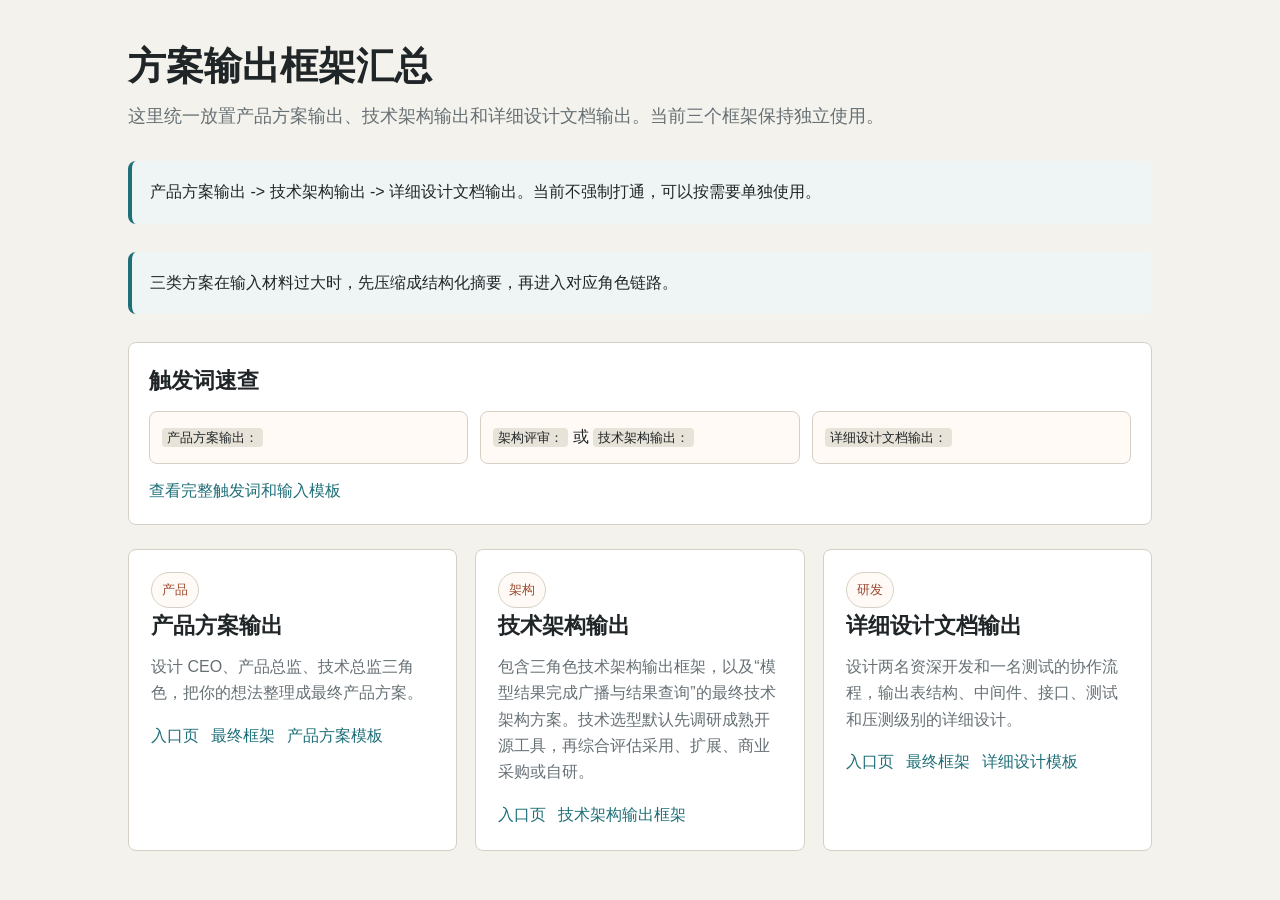
<file: index.html>
<!doctype html>
<html lang="zh-CN">
  <head>
    <meta charset="utf-8" />
    <meta name="viewport" content="width=device-width, initial-scale=1" />
    <title>方案输出框架汇总</title>
    <style>
      :root {
        color-scheme: light;
        --bg: #f4f2ec;
        --ink: #202528;
        --muted: #667075;
        --panel: #ffffff;
        --line: #d6d0c4;
        --accent: #1f6f78;
        --accent-2: #9b4a2f;
      }

      * {
        box-sizing: border-box;
      }

      body {
        margin: 0;
        font-family: -apple-system, BlinkMacSystemFont, "Segoe UI", sans-serif;
        background: var(--bg);
        color: var(--ink);
        line-height: 1.65;
      }

      a {
        color: var(--accent);
        text-decoration: none;
      }

      a:hover {
        text-decoration: underline;
      }

      main {
        max-width: 1080px;
        margin: 0 auto;
        padding: 44px 28px;
      }

      h1 {
        margin: 0 0 12px;
        font-size: 38px;
        line-height: 1.2;
        letter-spacing: 0;
      }

      .lead {
        max-width: 760px;
        margin: 0 0 30px;
        color: var(--muted);
        font-size: 18px;
      }

      .grid {
        display: grid;
        grid-template-columns: repeat(3, minmax(0, 1fr));
        gap: 18px;
      }

      .card {
        background: var(--panel);
        border: 1px solid var(--line);
        border-radius: 8px;
        padding: 22px;
      }

      h2 {
        margin: 0 0 10px;
        font-size: 22px;
      }

      p {
        margin: 0 0 16px;
        color: var(--muted);
      }

      .links {
        display: flex;
        flex-wrap: wrap;
        gap: 12px;
      }

      .tag {
        display: inline-flex;
        border: 1px solid var(--line);
        border-radius: 999px;
        padding: 6px 10px;
        color: var(--accent-2);
        background: #fffaf6;
        font-size: 13px;
      }

      .chain {
        margin: 28px 0;
        padding: 18px;
        border-left: 4px solid var(--accent);
        background: #eef5f4;
        border-radius: 8px;
      }

      .quick {
        margin: 0 0 24px;
        background: var(--panel);
        border: 1px solid var(--line);
        border-radius: 8px;
        padding: 20px;
      }

      .quick h2 {
        margin-bottom: 12px;
      }

      .quick-list {
        display: grid;
        grid-template-columns: repeat(3, minmax(0, 1fr));
        gap: 12px;
        margin-bottom: 14px;
      }

      .quick-item {
        border: 1px solid var(--line);
        border-radius: 8px;
        padding: 12px;
        background: #fffaf6;
      }

      code {
        background: #e8e3d8;
        border-radius: 4px;
        padding: 2px 5px;
      }

      @media (max-width: 760px) {
        h1 {
          font-size: 30px;
        }

        .grid {
          grid-template-columns: 1fr;
        }

        .quick-list {
          grid-template-columns: 1fr;
        }
      }
    </style>
  </head>
  <body>
    <main>
      <h1>方案输出框架汇总</h1>
      <p class="lead">
        这里统一放置产品方案输出、技术架构输出和详细设计文档输出。当前三个框架保持独立使用。
      </p>

      <div class="chain">
        产品方案输出 -> 技术架构输出 -> 详细设计文档输出。当前不强制打通，可以按需要单独使用。
      </div>

      <div class="chain">
        三类方案在输入材料过大时，先压缩成结构化摘要，再进入对应角色链路。
      </div>

      <section class="quick">
        <h2>触发词速查</h2>
        <div class="quick-list">
          <div class="quick-item"><code>产品方案输出：</code></div>
          <div class="quick-item"><code>架构评审：</code> 或 <code>技术架构输出：</code></div>
          <div class="quick-item"><code>详细设计文档输出：</code></div>
        </div>
        <a href="./docs/trigger-phrases.md">查看完整触发词和输入模板</a>
      </section>

      <section class="grid">
        <article class="card">
          <span class="tag">产品</span>
          <h2>产品方案输出</h2>
          <p>设计 CEO、产品总监、技术总监三角色，把你的想法整理成最终产品方案。</p>
          <div class="links">
            <a href="./frameworks/01-product-plan/index.html">入口页</a>
            <a href="./frameworks/01-product-plan/framework.md">最终框架</a>
            <a href="./frameworks/01-product-plan/templates/final-product-plan-template.md">产品方案模板</a>
          </div>
        </article>

        <article class="card">
          <span class="tag">架构</span>
          <h2>技术架构输出</h2>
          <p>包含三角色技术架构输出框架，以及“模型结果完成广播与结果查询”的最终技术架构方案。技术选型默认先调研成熟开源工具，再综合评估采用、扩展、商业采购或自研。</p>
          <div class="links">
            <a href="./frameworks/02-technical-architecture/index.html">入口页</a>
            <a href="./frameworks/02-technical-architecture/framework.md">技术架构输出框架</a>
          </div>
        </article>

        <article class="card">
          <span class="tag">研发</span>
          <h2>详细设计文档输出</h2>
          <p>设计两名资深开发和一名测试的协作流程，输出表结构、中间件、接口、测试和压测级别的详细设计。</p>
          <div class="links">
            <a href="./frameworks/03-detailed-design/index.html">入口页</a>
            <a href="./frameworks/03-detailed-design/framework.md">最终框架</a>
            <a href="./frameworks/03-detailed-design/templates/final-detailed-design-template.md">详细设计模板</a>
          </div>
        </article>
      </section>
    </main>
  </body>
</html>
</file>
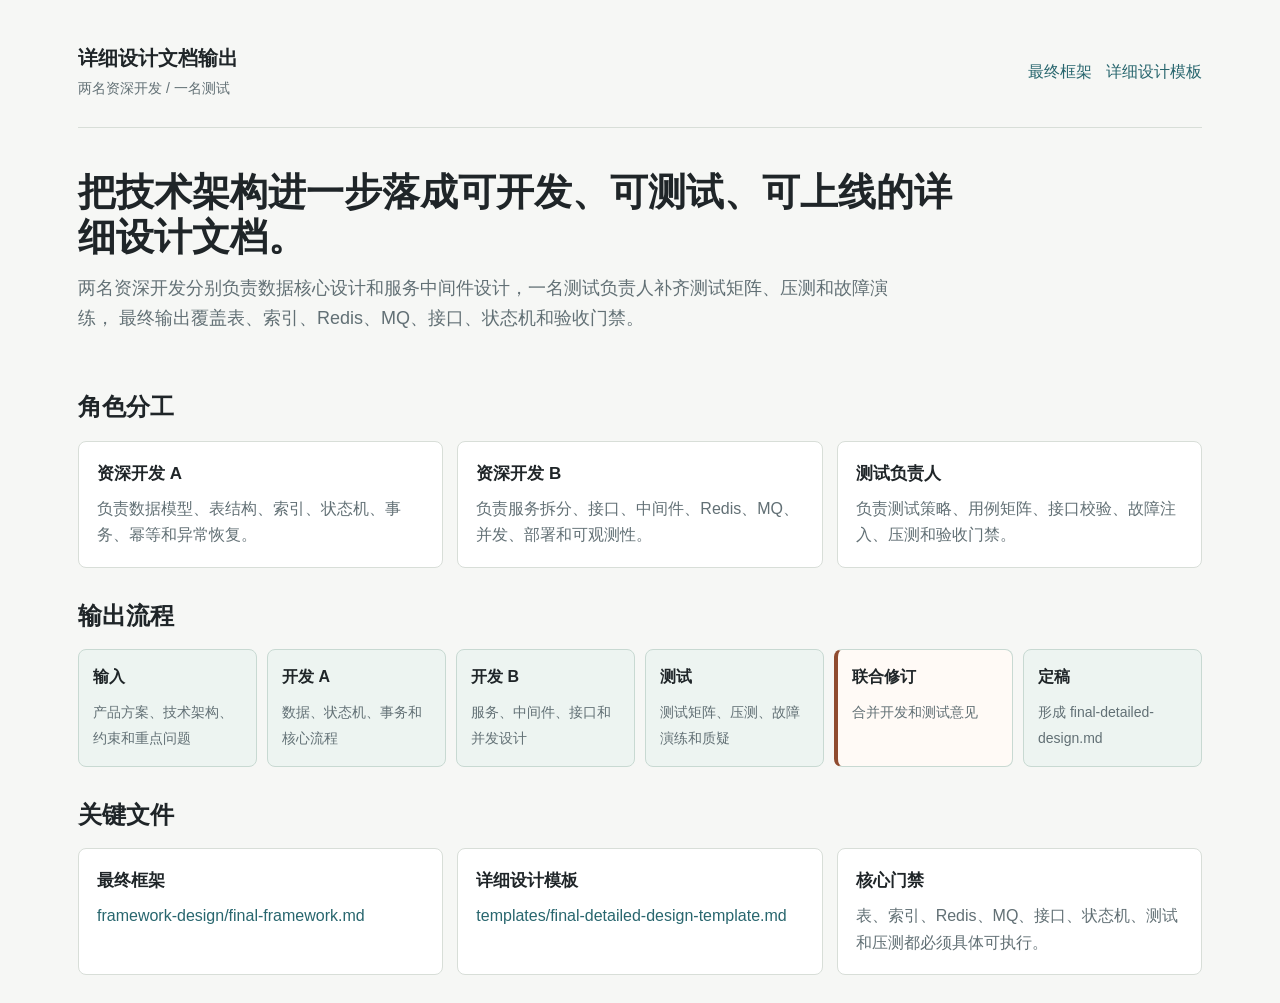
<file: detailed-design-output-framework/index.html>
<!doctype html>
<html lang="zh-CN">
  <head>
    <meta charset="utf-8" />
    <meta name="viewport" content="width=device-width, initial-scale=1" />
    <title>详细设计文档输出</title>
    <style>
      :root {
        color-scheme: light;
        --bg: #f6f7f5;
        --ink: #1f2528;
        --muted: #627075;
        --line: #d8ded8;
        --panel: #ffffff;
        --accent: #28666e;
        --accent-2: #8f4b2f;
        --soft: #edf4f1;
      }

      * {
        box-sizing: border-box;
      }

      body {
        margin: 0;
        font-family: -apple-system, BlinkMacSystemFont, "Segoe UI", sans-serif;
        background: var(--bg);
        color: var(--ink);
        line-height: 1.65;
      }

      a {
        color: var(--accent);
        text-decoration: none;
      }

      a:hover {
        text-decoration: underline;
      }

      .shell {
        max-width: 1180px;
        margin: 0 auto;
        padding: 28px;
      }

      .topbar {
        display: flex;
        justify-content: space-between;
        gap: 20px;
        align-items: center;
        padding: 14px 0 26px;
        border-bottom: 1px solid var(--line);
      }

      .brand strong {
        display: block;
        font-size: 20px;
      }

      .brand span {
        color: var(--muted);
        font-size: 14px;
      }

      .topbar nav {
        display: flex;
        flex-wrap: wrap;
        gap: 14px;
      }

      .hero {
        padding: 42px 0 26px;
      }

      h1 {
        max-width: 880px;
        margin: 0 0 14px;
        font-size: 38px;
        line-height: 1.18;
        letter-spacing: 0;
      }

      .lead {
        max-width: 840px;
        margin: 0;
        color: var(--muted);
        font-size: 18px;
      }

      .section {
        margin-top: 28px;
      }

      h2 {
        margin: 0 0 14px;
        font-size: 24px;
      }

      h3 {
        margin: 0 0 8px;
        font-size: 17px;
      }

      .grid {
        display: grid;
        grid-template-columns: repeat(3, minmax(0, 1fr));
        gap: 14px;
      }

      .card {
        min-height: 100%;
        border: 1px solid var(--line);
        border-radius: 8px;
        background: var(--panel);
        padding: 18px;
      }

      .card p {
        margin: 0;
        color: var(--muted);
      }

      .flow {
        display: grid;
        grid-template-columns: repeat(6, minmax(0, 1fr));
        gap: 10px;
      }

      .step {
        min-height: 112px;
        border: 1px solid #c8d9d2;
        border-radius: 8px;
        background: var(--soft);
        padding: 14px;
      }

      .step strong {
        display: block;
        margin-bottom: 8px;
      }

      .step span {
        color: var(--muted);
        font-size: 14px;
      }

      .handoff {
        border-left: 4px solid var(--accent-2);
        background: #fffaf6;
      }

      code {
        border-radius: 4px;
        background: #e7ece7;
        padding: 2px 5px;
      }

      ul {
        margin: 0;
        padding-left: 20px;
      }

      @media (max-width: 900px) {
        .topbar {
          align-items: flex-start;
          flex-direction: column;
        }

        h1 {
          font-size: 30px;
        }

        .grid,
        .flow {
          grid-template-columns: 1fr;
        }
      }
    </style>
  </head>
  <body>
    <main class="shell">
      <header class="topbar">
        <div class="brand">
          <strong>详细设计文档输出</strong>
          <span>两名资深开发 / 一名测试</span>
        </div>
        <nav>
          <a href="./framework-design/final-framework.md">最终框架</a>
          <a href="./templates/final-detailed-design-template.md">详细设计模板</a>
        </nav>
      </header>

      <section class="hero">
        <h1>把技术架构进一步落成可开发、可测试、可上线的详细设计文档。</h1>
        <p class="lead">
          两名资深开发分别负责数据核心设计和服务中间件设计，一名测试负责人补齐测试矩阵、压测和故障演练，
          最终输出覆盖表、索引、Redis、MQ、接口、状态机和验收门禁。
        </p>
      </section>

      <section class="section">
        <h2>角色分工</h2>
        <div class="grid">
          <article class="card">
            <h3>资深开发 A</h3>
            <p>负责数据模型、表结构、索引、状态机、事务、幂等和异常恢复。</p>
          </article>
          <article class="card">
            <h3>资深开发 B</h3>
            <p>负责服务拆分、接口、中间件、Redis、MQ、并发、部署和可观测性。</p>
          </article>
          <article class="card">
            <h3>测试负责人</h3>
            <p>负责测试策略、用例矩阵、接口校验、故障注入、压测和验收门禁。</p>
          </article>
        </div>
      </section>

      <section class="section">
        <h2>输出流程</h2>
        <div class="flow">
          <div class="step"><strong>输入</strong><span>产品方案、技术架构、约束和重点问题</span></div>
          <div class="step"><strong>开发 A</strong><span>数据、状态机、事务和核心流程</span></div>
          <div class="step"><strong>开发 B</strong><span>服务、中间件、接口和并发设计</span></div>
          <div class="step"><strong>测试</strong><span>测试矩阵、压测、故障演练和质疑</span></div>
          <div class="step handoff"><strong>联合修订</strong><span>合并开发和测试意见</span></div>
          <div class="step"><strong>定稿</strong><span>形成 final-detailed-design.md</span></div>
        </div>
      </section>

      <section class="section">
        <h2>关键文件</h2>
        <div class="grid">
          <article class="card">
            <h3>最终框架</h3>
            <p><a href="./framework-design/final-framework.md">framework-design/final-framework.md</a></p>
          </article>
          <article class="card">
            <h3>详细设计模板</h3>
            <p><a href="./templates/final-detailed-design-template.md">templates/final-detailed-design-template.md</a></p>
          </article>
          <article class="card">
            <h3>核心门禁</h3>
            <p>表、索引、Redis、MQ、接口、状态机、测试和压测都必须具体可执行。</p>
          </article>
        </div>
      </section>
    </main>
  </body>
</html>
</file>
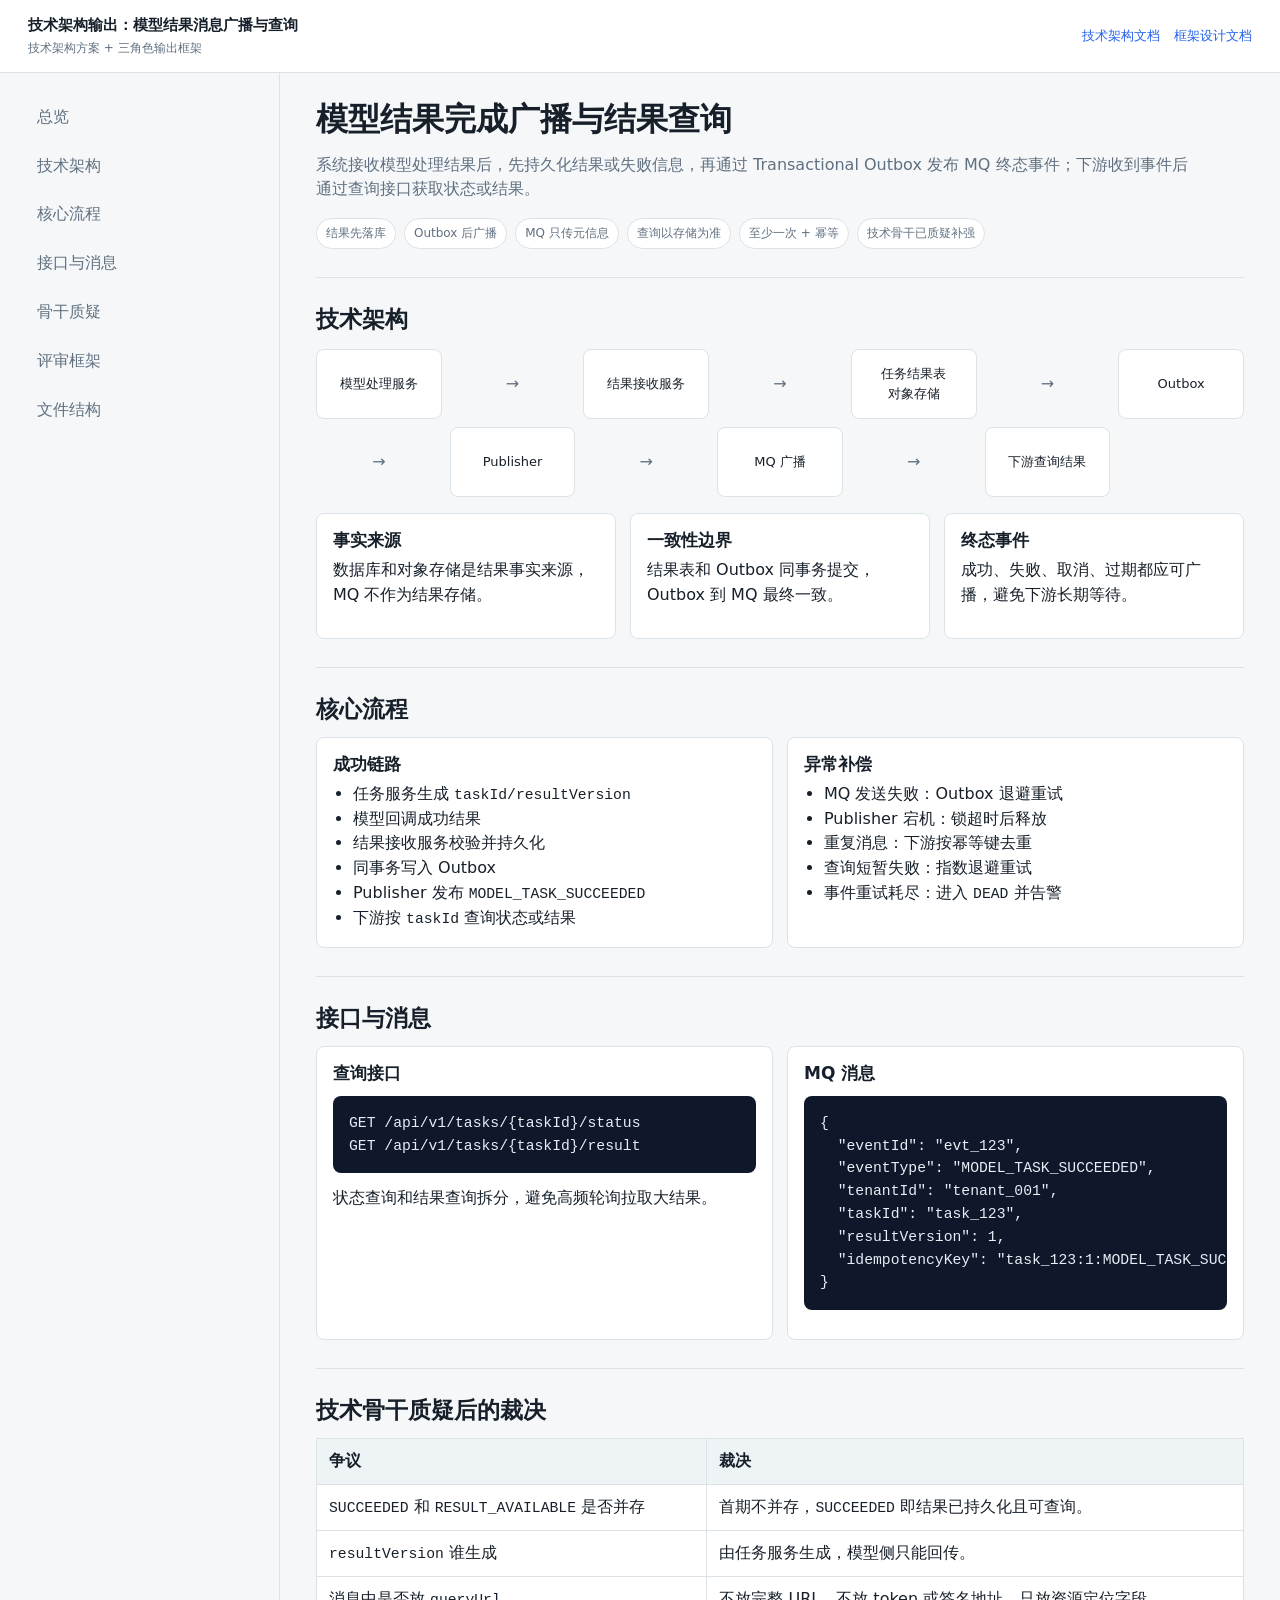
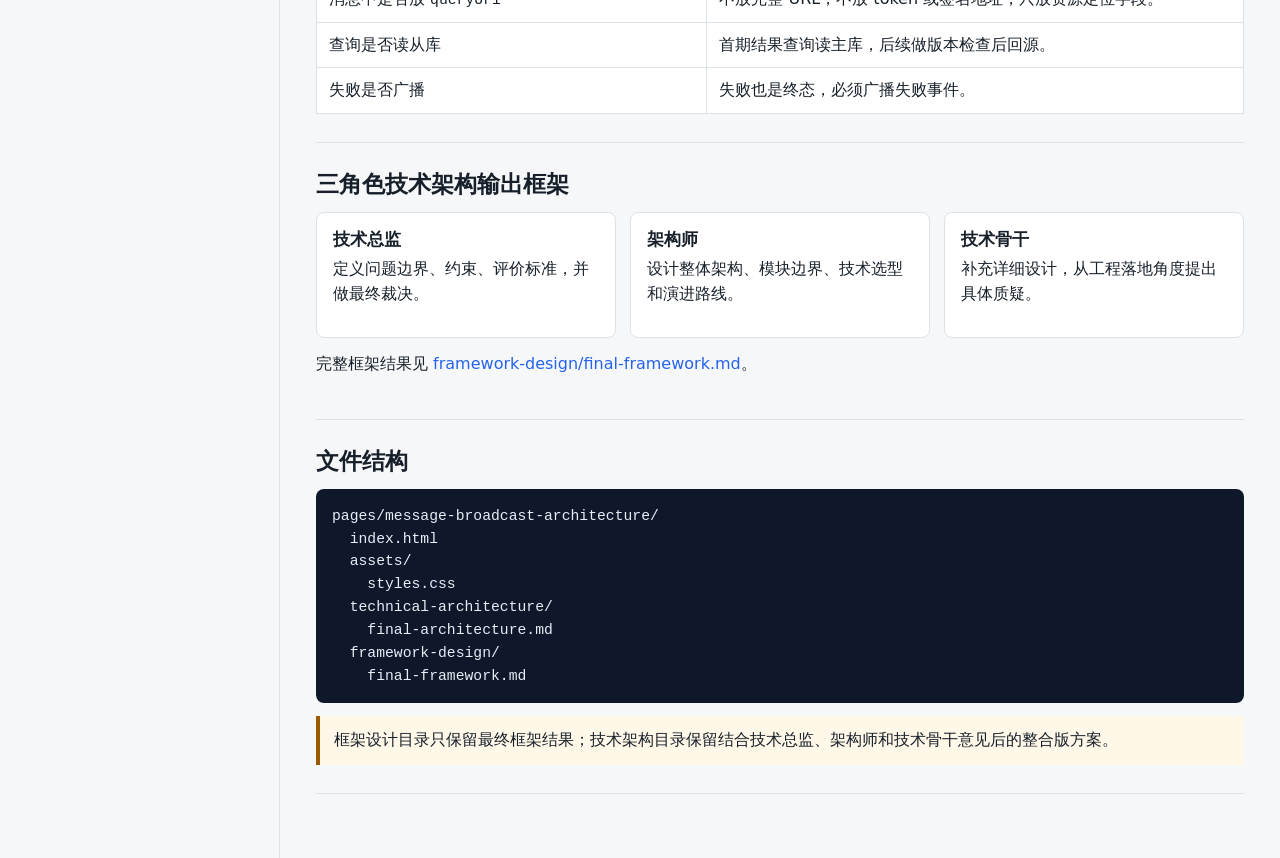
<file: message-broadcast-architecture/index.html>
<!doctype html>
<html lang="zh-CN">
  <head>
    <meta charset="utf-8" />
    <meta name="viewport" content="width=device-width, initial-scale=1" />
    <title>技术架构输出：模型结果消息广播与查询</title>
    <link rel="stylesheet" href="./assets/styles.css" />
  </head>
  <body>
    <div class="shell">
      <header class="topbar">
        <div class="brand">
          <strong>技术架构输出：模型结果消息广播与查询</strong>
          <span>技术架构方案 + 三角色输出框架</span>
        </div>
        <nav>
          <a href="./technical-architecture/final-architecture.md">技术架构文档</a>
          <a href="./framework-design/final-framework.md">框架设计文档</a>
        </nav>
      </header>

      <div class="layout">
        <aside class="sidebar">
          <nav>
            <a href="#overview">总览</a>
            <a href="#architecture">技术架构</a>
            <a href="#flow">核心流程</a>
            <a href="#interfaces">接口与消息</a>
            <a href="#risks">骨干质疑</a>
            <a href="#framework">评审框架</a>
            <a href="#files">文件结构</a>
          </nav>
        </aside>

        <main class="content">
          <section id="overview" class="section">
            <h1>模型结果完成广播与结果查询</h1>
            <p class="lead">
              系统接收模型处理结果后，先持久化结果或失败信息，再通过 Transactional Outbox
              发布 MQ 终态事件；下游收到事件后通过查询接口获取状态或结果。
            </p>
            <div class="pillrow">
              <span class="pill">结果先落库</span>
              <span class="pill">Outbox 后广播</span>
              <span class="pill">MQ 只传元信息</span>
              <span class="pill">查询以存储为准</span>
              <span class="pill">至少一次 + 幂等</span>
              <span class="pill">技术骨干已质疑补强</span>
            </div>
          </section>

          <section id="architecture" class="section">
            <h2>技术架构</h2>
            <div class="flow" aria-label="总体架构流">
              <div class="node">模型处理服务</div>
              <div class="arrow">→</div>
              <div class="node">结果接收服务</div>
              <div class="arrow">→</div>
              <div class="node">任务结果表<br />对象存储</div>
              <div class="arrow">→</div>
              <div class="node">Outbox</div>
              <div class="arrow">→</div>
              <div class="node">Publisher</div>
              <div class="arrow">→</div>
              <div class="node">MQ 广播</div>
              <div class="arrow">→</div>
              <div class="node">下游查询结果</div>
            </div>
            <div class="grid cols-3" style="margin-top: 16px">
              <article class="card">
                <h3>事实来源</h3>
                <p>数据库和对象存储是结果事实来源，MQ 不作为结果存储。</p>
              </article>
              <article class="card">
                <h3>一致性边界</h3>
                <p>结果表和 Outbox 同事务提交，Outbox 到 MQ 最终一致。</p>
              </article>
              <article class="card">
                <h3>终态事件</h3>
                <p>成功、失败、取消、过期都应可广播，避免下游长期等待。</p>
              </article>
            </div>
          </section>

          <section id="flow" class="section">
            <h2>核心流程</h2>
            <div class="grid cols-2">
              <article class="card">
                <h3>成功链路</h3>
                <ul>
                  <li>任务服务生成 <code>taskId/resultVersion</code></li>
                  <li>模型回调成功结果</li>
                  <li>结果接收服务校验并持久化</li>
                  <li>同事务写入 Outbox</li>
                  <li>Publisher 发布 <code>MODEL_TASK_SUCCEEDED</code></li>
                  <li>下游按 <code>taskId</code> 查询状态或结果</li>
                </ul>
              </article>
              <article class="card">
                <h3>异常补偿</h3>
                <ul>
                  <li>MQ 发送失败：Outbox 退避重试</li>
                  <li>Publisher 宕机：锁超时后释放</li>
                  <li>重复消息：下游按幂等键去重</li>
                  <li>查询短暂失败：指数退避重试</li>
                  <li>事件重试耗尽：进入 <code>DEAD</code> 并告警</li>
                </ul>
              </article>
            </div>
          </section>

          <section id="interfaces" class="section">
            <h2>接口与消息</h2>
            <div class="grid cols-2">
              <article class="card">
                <h3>查询接口</h3>
                <pre><code>GET /api/v1/tasks/{taskId}/status
GET /api/v1/tasks/{taskId}/result</code></pre>
                <p>状态查询和结果查询拆分，避免高频轮询拉取大结果。</p>
              </article>
              <article class="card">
                <h3>MQ 消息</h3>
                <pre><code>{
  "eventId": "evt_123",
  "eventType": "MODEL_TASK_SUCCEEDED",
  "tenantId": "tenant_001",
  "taskId": "task_123",
  "resultVersion": 1,
  "idempotencyKey": "task_123:1:MODEL_TASK_SUCCEEDED"
}</code></pre>
              </article>
            </div>
          </section>

          <section id="risks" class="section">
            <h2>技术骨干质疑后的裁决</h2>
            <div class="table-wrap">
              <table>
                <thead>
                  <tr>
                    <th>争议</th>
                    <th>裁决</th>
                  </tr>
                </thead>
                <tbody>
                  <tr>
                    <td><code>SUCCEEDED</code> 和 <code>RESULT_AVAILABLE</code> 是否并存</td>
                    <td>首期不并存，<code>SUCCEEDED</code> 即结果已持久化且可查询。</td>
                  </tr>
                  <tr>
                    <td><code>resultVersion</code> 谁生成</td>
                    <td>由任务服务生成，模型侧只能回传。</td>
                  </tr>
                  <tr>
                    <td>消息中是否放 <code>queryUrl</code></td>
                    <td>不放完整 URL，不放 token 或签名地址，只放资源定位字段。</td>
                  </tr>
                  <tr>
                    <td>查询是否读从库</td>
                    <td>首期结果查询读主库，后续做版本检查后回源。</td>
                  </tr>
                  <tr>
                    <td>失败是否广播</td>
                    <td>失败也是终态，必须广播失败事件。</td>
                  </tr>
                </tbody>
              </table>
            </div>
          </section>

          <section id="framework" class="section">
            <h2>三角色技术架构输出框架</h2>
            <div class="grid cols-3">
              <article class="card">
                <h3>技术总监</h3>
                <p>定义问题边界、约束、评价标准，并做最终裁决。</p>
              </article>
              <article class="card">
                <h3>架构师</h3>
                <p>设计整体架构、模块边界、技术选型和演进路线。</p>
              </article>
              <article class="card">
                <h3>技术骨干</h3>
                <p>补充详细设计，从工程落地角度提出具体质疑。</p>
              </article>
            </div>
            <p style="margin-top: 14px">
              完整框架结果见
              <a href="./framework-design/final-framework.md">framework-design/final-framework.md</a>。
            </p>
          </section>

          <section id="files" class="section">
            <h2>文件结构</h2>
            <pre><code>pages/message-broadcast-architecture/
  index.html
  assets/
    styles.css
  technical-architecture/
    final-architecture.md
  framework-design/
    final-framework.md</code></pre>
            <div class="notice">
              框架设计目录只保留最终框架结果；技术架构目录保留结合技术总监、架构师和技术骨干意见后的整合版方案。
            </div>
          </section>
        </main>
      </div>
    </div>
  </body>
</html>
</file>
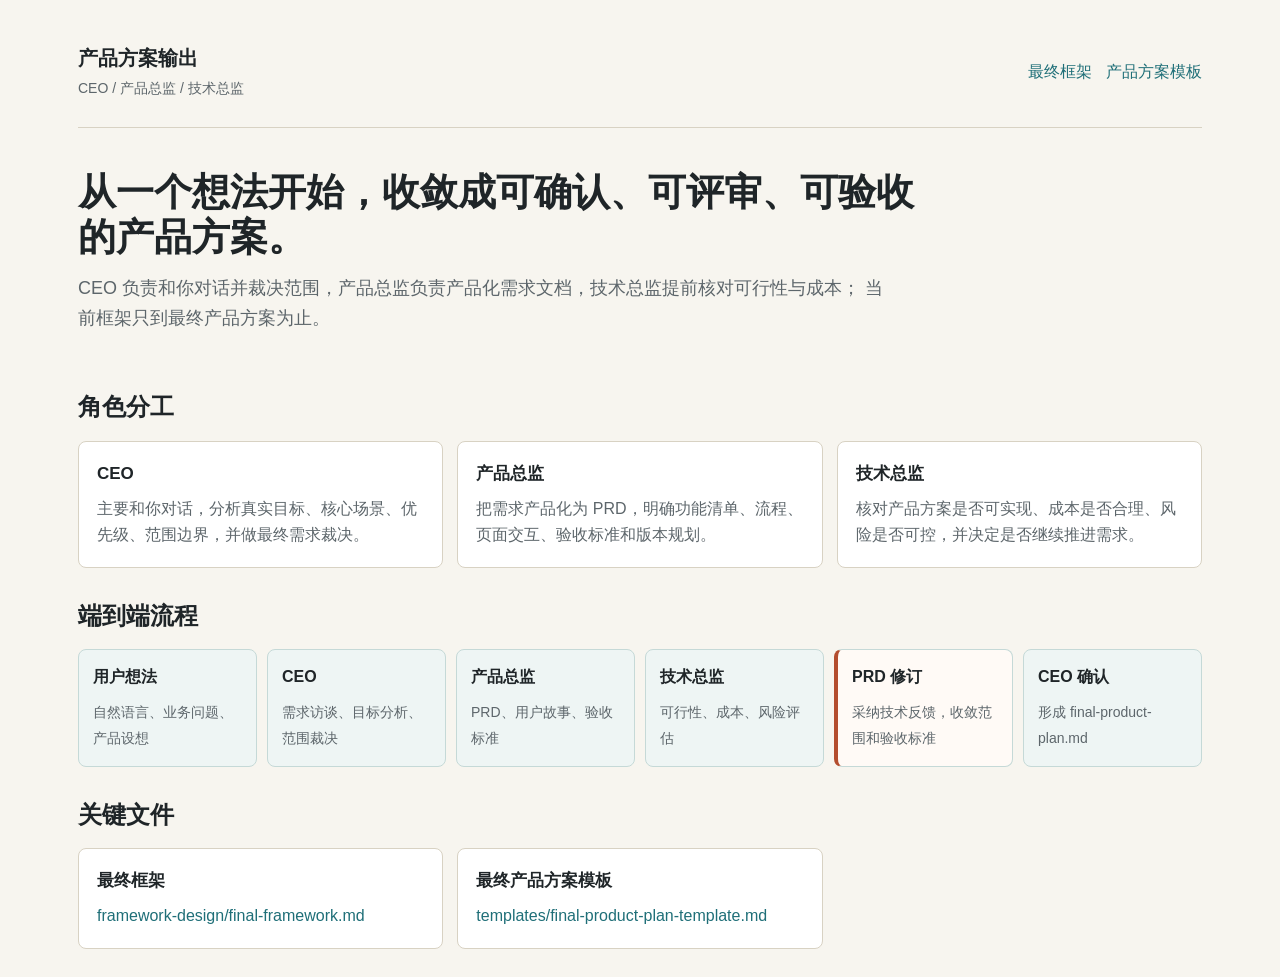
<file: product-to-delivery-framework/index.html>
<!doctype html>
<html lang="zh-CN">
  <head>
    <meta charset="utf-8" />
    <meta name="viewport" content="width=device-width, initial-scale=1" />
    <title>产品方案输出</title>
    <style>
      :root {
        color-scheme: light;
        --bg: #f7f5ef;
        --ink: #1f2528;
        --muted: #5d666b;
        --line: #d8d2c3;
        --panel: #ffffff;
        --accent: #1f6f78;
        --accent-2: #b34d2e;
        --soft: #eef5f4;
      }

      * {
        box-sizing: border-box;
      }

      body {
        margin: 0;
        font-family: -apple-system, BlinkMacSystemFont, "Segoe UI", sans-serif;
        background: var(--bg);
        color: var(--ink);
        line-height: 1.65;
      }

      a {
        color: var(--accent);
        text-decoration: none;
      }

      a:hover {
        text-decoration: underline;
      }

      .shell {
        max-width: 1180px;
        margin: 0 auto;
        padding: 28px;
      }

      .topbar {
        display: flex;
        justify-content: space-between;
        gap: 20px;
        align-items: center;
        padding: 14px 0 26px;
        border-bottom: 1px solid var(--line);
      }

      .brand strong {
        display: block;
        font-size: 20px;
      }

      .brand span {
        color: var(--muted);
        font-size: 14px;
      }

      .topbar nav {
        display: flex;
        gap: 14px;
        flex-wrap: wrap;
      }

      .hero {
        padding: 42px 0 26px;
      }

      h1 {
        max-width: 860px;
        margin: 0 0 14px;
        font-size: 38px;
        line-height: 1.18;
        letter-spacing: 0;
      }

      .lead {
        max-width: 820px;
        margin: 0;
        color: var(--muted);
        font-size: 18px;
      }

      .section {
        margin-top: 28px;
      }

      h2 {
        margin: 0 0 14px;
        font-size: 24px;
      }

      h3 {
        margin: 0 0 8px;
        font-size: 17px;
      }

      .grid {
        display: grid;
        grid-template-columns: repeat(3, minmax(0, 1fr));
        gap: 14px;
      }

      .card {
        background: var(--panel);
        border: 1px solid var(--line);
        border-radius: 8px;
        padding: 18px;
        min-height: 100%;
      }

      .card p {
        margin: 0;
        color: var(--muted);
      }

      .flow {
        display: grid;
        grid-template-columns: repeat(6, minmax(0, 1fr));
        gap: 10px;
        align-items: stretch;
      }

      .step {
        background: var(--soft);
        border: 1px solid #c5d9d7;
        border-radius: 8px;
        padding: 14px;
        min-height: 106px;
      }

      .step strong {
        display: block;
        margin-bottom: 8px;
      }

      .step span {
        color: var(--muted);
        font-size: 14px;
      }

      .handoff {
        border-left: 4px solid var(--accent-2);
        background: #fffaf6;
      }

      code {
        background: #ece7dc;
        border-radius: 4px;
        padding: 2px 5px;
      }

      ul {
        margin: 0;
        padding-left: 20px;
      }

      @media (max-width: 900px) {
        .topbar {
          align-items: flex-start;
          flex-direction: column;
        }

        h1 {
          font-size: 30px;
        }

        .grid,
        .flow {
          grid-template-columns: 1fr;
        }
      }
    </style>
  </head>
  <body>
    <main class="shell">
      <header class="topbar">
        <div class="brand">
          <strong>产品方案输出</strong>
          <span>CEO / 产品总监 / 技术总监</span>
        </div>
        <nav>
          <a href="./framework-design/final-framework.md">最终框架</a>
          <a href="./templates/final-product-plan-template.md">产品方案模板</a>
        </nav>
      </header>

      <section class="hero">
        <h1>从一个想法开始，收敛成可确认、可评审、可验收的产品方案。</h1>
        <p class="lead">
          CEO 负责和你对话并裁决范围，产品总监负责产品化需求文档，技术总监提前核对可行性与成本；
          当前框架只到最终产品方案为止。
        </p>
      </section>

      <section class="section">
        <h2>角色分工</h2>
        <div class="grid">
          <article class="card">
            <h3>CEO</h3>
            <p>主要和你对话，分析真实目标、核心场景、优先级、范围边界，并做最终需求裁决。</p>
          </article>
          <article class="card">
            <h3>产品总监</h3>
            <p>把需求产品化为 PRD，明确功能清单、流程、页面交互、验收标准和版本规划。</p>
          </article>
          <article class="card">
            <h3>技术总监</h3>
            <p>核对产品方案是否可实现、成本是否合理、风险是否可控，并决定是否继续推进需求。</p>
          </article>
        </div>
      </section>

      <section class="section">
        <h2>端到端流程</h2>
        <div class="flow">
          <div class="step"><strong>用户想法</strong><span>自然语言、业务问题、产品设想</span></div>
          <div class="step"><strong>CEO</strong><span>需求访谈、目标分析、范围裁决</span></div>
          <div class="step"><strong>产品总监</strong><span>PRD、用户故事、验收标准</span></div>
          <div class="step"><strong>技术总监</strong><span>可行性、成本、风险评估</span></div>
          <div class="step handoff"><strong>PRD 修订</strong><span>采纳技术反馈，收敛范围和验收标准</span></div>
          <div class="step"><strong>CEO 确认</strong><span>形成 final-product-plan.md</span></div>
        </div>
      </section>

      <section class="section">
        <h2>关键文件</h2>
        <div class="grid">
          <article class="card">
            <h3>最终框架</h3>
            <p><a href="./framework-design/final-framework.md">framework-design/final-framework.md</a></p>
          </article>
          <article class="card">
            <h3>最终产品方案模板</h3>
            <p><a href="./templates/final-product-plan-template.md">templates/final-product-plan-template.md</a></p>
          </article>
        </div>
      </section>
    </main>
  </body>
</html>
</file>
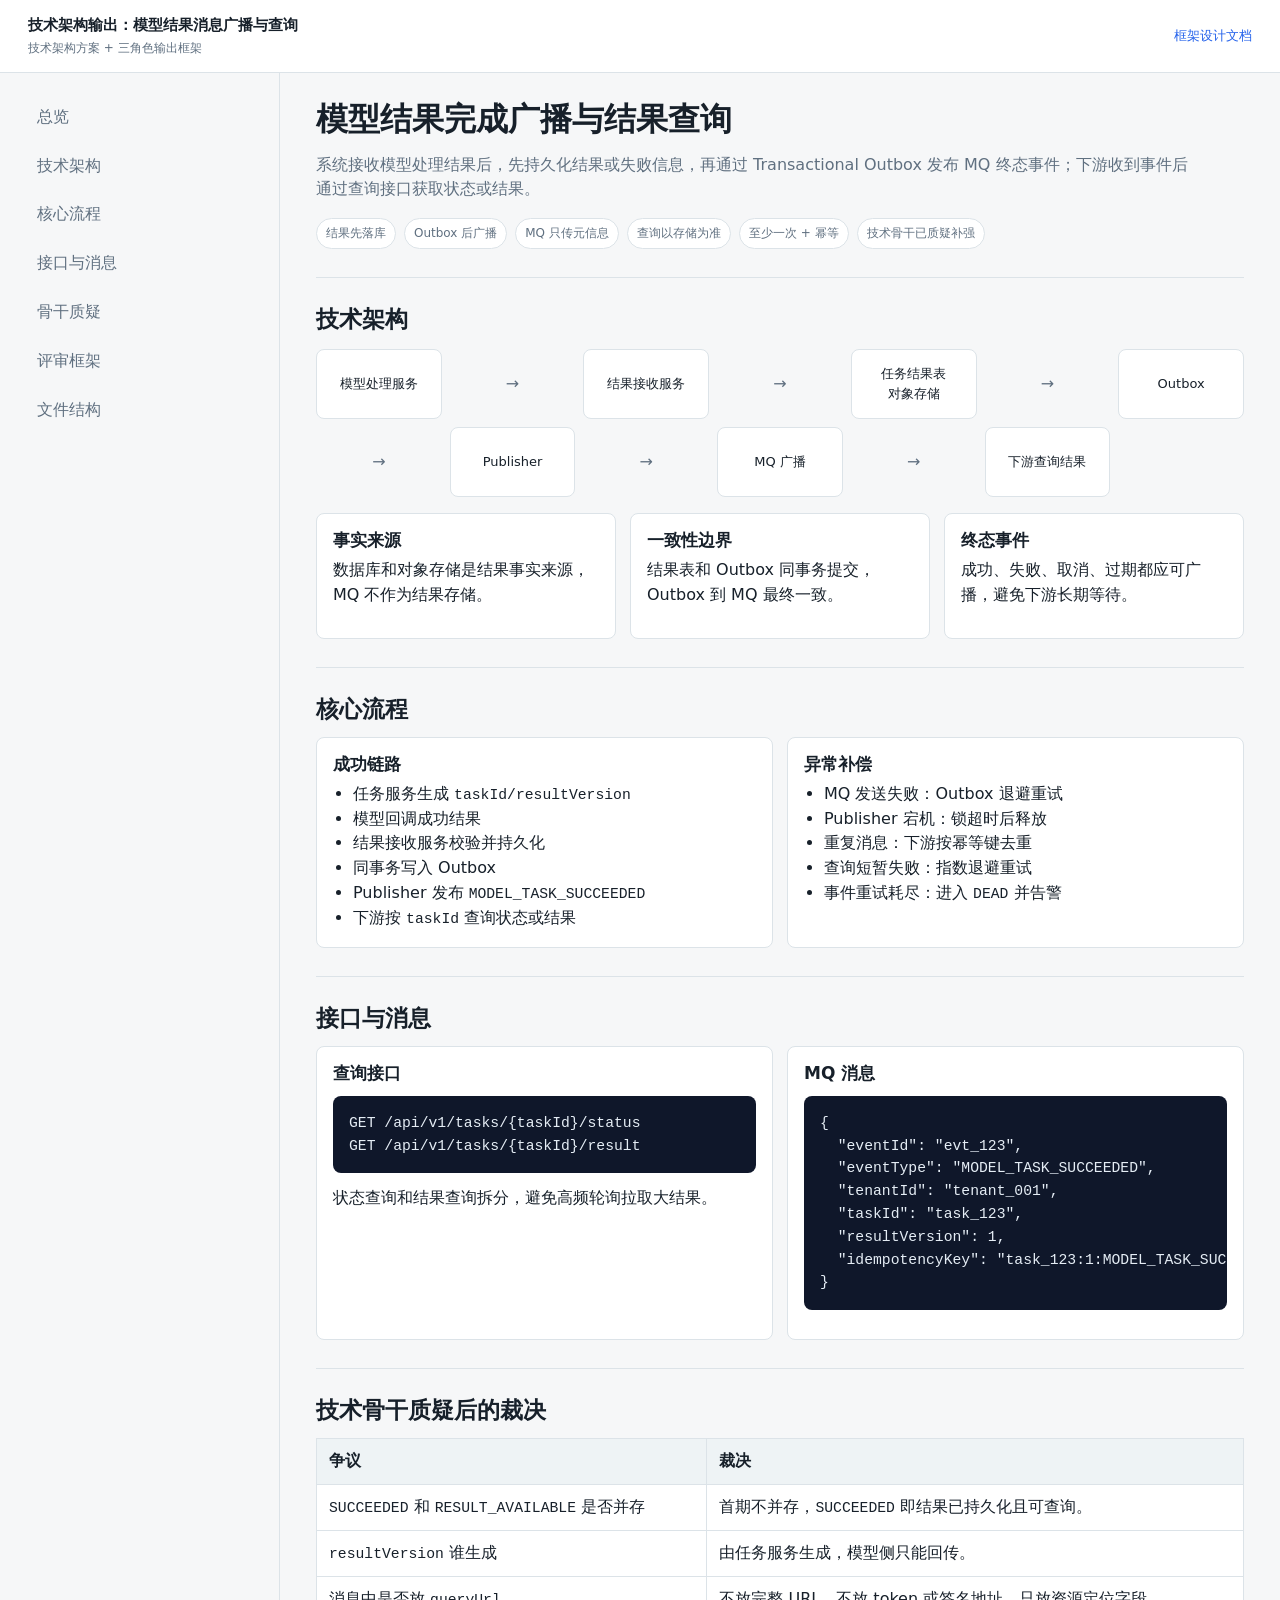
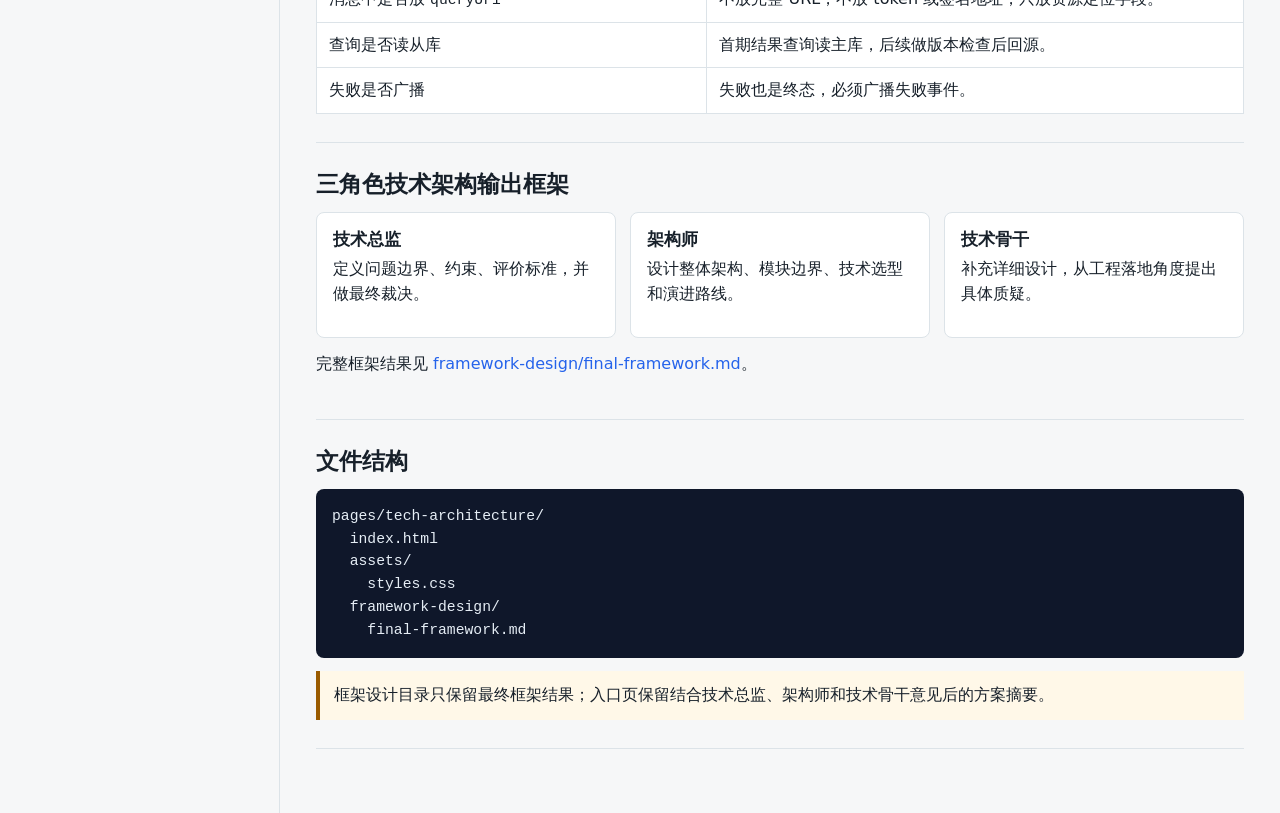
<file: tech-architecture/index.html>
<!doctype html>
<html lang="zh-CN">
  <head>
    <meta charset="utf-8" />
    <meta name="viewport" content="width=device-width, initial-scale=1" />
    <title>技术架构输出：模型结果消息广播与查询</title>
    <link rel="stylesheet" href="./assets/styles.css" />
  </head>
  <body>
    <div class="shell">
      <header class="topbar">
        <div class="brand">
          <strong>技术架构输出：模型结果消息广播与查询</strong>
          <span>技术架构方案 + 三角色输出框架</span>
        </div>
        <nav>
          <a href="./framework-design/final-framework.md">框架设计文档</a>
        </nav>
      </header>

      <div class="layout">
        <aside class="sidebar">
          <nav>
            <a href="#overview">总览</a>
            <a href="#architecture">技术架构</a>
            <a href="#flow">核心流程</a>
            <a href="#interfaces">接口与消息</a>
            <a href="#risks">骨干质疑</a>
            <a href="#framework">评审框架</a>
            <a href="#files">文件结构</a>
          </nav>
        </aside>

        <main class="content">
          <section id="overview" class="section">
            <h1>模型结果完成广播与结果查询</h1>
            <p class="lead">
              系统接收模型处理结果后，先持久化结果或失败信息，再通过 Transactional Outbox
              发布 MQ 终态事件；下游收到事件后通过查询接口获取状态或结果。
            </p>
            <div class="pillrow">
              <span class="pill">结果先落库</span>
              <span class="pill">Outbox 后广播</span>
              <span class="pill">MQ 只传元信息</span>
              <span class="pill">查询以存储为准</span>
              <span class="pill">至少一次 + 幂等</span>
              <span class="pill">技术骨干已质疑补强</span>
            </div>
          </section>

          <section id="architecture" class="section">
            <h2>技术架构</h2>
            <div class="flow" aria-label="总体架构流">
              <div class="node">模型处理服务</div>
              <div class="arrow">→</div>
              <div class="node">结果接收服务</div>
              <div class="arrow">→</div>
              <div class="node">任务结果表<br />对象存储</div>
              <div class="arrow">→</div>
              <div class="node">Outbox</div>
              <div class="arrow">→</div>
              <div class="node">Publisher</div>
              <div class="arrow">→</div>
              <div class="node">MQ 广播</div>
              <div class="arrow">→</div>
              <div class="node">下游查询结果</div>
            </div>
            <div class="grid cols-3" style="margin-top: 16px">
              <article class="card">
                <h3>事实来源</h3>
                <p>数据库和对象存储是结果事实来源，MQ 不作为结果存储。</p>
              </article>
              <article class="card">
                <h3>一致性边界</h3>
                <p>结果表和 Outbox 同事务提交，Outbox 到 MQ 最终一致。</p>
              </article>
              <article class="card">
                <h3>终态事件</h3>
                <p>成功、失败、取消、过期都应可广播，避免下游长期等待。</p>
              </article>
            </div>
          </section>

          <section id="flow" class="section">
            <h2>核心流程</h2>
            <div class="grid cols-2">
              <article class="card">
                <h3>成功链路</h3>
                <ul>
                  <li>任务服务生成 <code>taskId/resultVersion</code></li>
                  <li>模型回调成功结果</li>
                  <li>结果接收服务校验并持久化</li>
                  <li>同事务写入 Outbox</li>
                  <li>Publisher 发布 <code>MODEL_TASK_SUCCEEDED</code></li>
                  <li>下游按 <code>taskId</code> 查询状态或结果</li>
                </ul>
              </article>
              <article class="card">
                <h3>异常补偿</h3>
                <ul>
                  <li>MQ 发送失败：Outbox 退避重试</li>
                  <li>Publisher 宕机：锁超时后释放</li>
                  <li>重复消息：下游按幂等键去重</li>
                  <li>查询短暂失败：指数退避重试</li>
                  <li>事件重试耗尽：进入 <code>DEAD</code> 并告警</li>
                </ul>
              </article>
            </div>
          </section>

          <section id="interfaces" class="section">
            <h2>接口与消息</h2>
            <div class="grid cols-2">
              <article class="card">
                <h3>查询接口</h3>
                <pre><code>GET /api/v1/tasks/{taskId}/status
GET /api/v1/tasks/{taskId}/result</code></pre>
                <p>状态查询和结果查询拆分，避免高频轮询拉取大结果。</p>
              </article>
              <article class="card">
                <h3>MQ 消息</h3>
                <pre><code>{
  "eventId": "evt_123",
  "eventType": "MODEL_TASK_SUCCEEDED",
  "tenantId": "tenant_001",
  "taskId": "task_123",
  "resultVersion": 1,
  "idempotencyKey": "task_123:1:MODEL_TASK_SUCCEEDED"
}</code></pre>
              </article>
            </div>
          </section>

          <section id="risks" class="section">
            <h2>技术骨干质疑后的裁决</h2>
            <div class="table-wrap">
              <table>
                <thead>
                  <tr>
                    <th>争议</th>
                    <th>裁决</th>
                  </tr>
                </thead>
                <tbody>
                  <tr>
                    <td><code>SUCCEEDED</code> 和 <code>RESULT_AVAILABLE</code> 是否并存</td>
                    <td>首期不并存，<code>SUCCEEDED</code> 即结果已持久化且可查询。</td>
                  </tr>
                  <tr>
                    <td><code>resultVersion</code> 谁生成</td>
                    <td>由任务服务生成，模型侧只能回传。</td>
                  </tr>
                  <tr>
                    <td>消息中是否放 <code>queryUrl</code></td>
                    <td>不放完整 URL，不放 token 或签名地址，只放资源定位字段。</td>
                  </tr>
                  <tr>
                    <td>查询是否读从库</td>
                    <td>首期结果查询读主库，后续做版本检查后回源。</td>
                  </tr>
                  <tr>
                    <td>失败是否广播</td>
                    <td>失败也是终态，必须广播失败事件。</td>
                  </tr>
                </tbody>
              </table>
            </div>
          </section>

          <section id="framework" class="section">
            <h2>三角色技术架构输出框架</h2>
            <div class="grid cols-3">
              <article class="card">
                <h3>技术总监</h3>
                <p>定义问题边界、约束、评价标准，并做最终裁决。</p>
              </article>
              <article class="card">
                <h3>架构师</h3>
                <p>设计整体架构、模块边界、技术选型和演进路线。</p>
              </article>
              <article class="card">
                <h3>技术骨干</h3>
                <p>补充详细设计，从工程落地角度提出具体质疑。</p>
              </article>
            </div>
            <p style="margin-top: 14px">
              完整框架结果见
              <a href="./framework-design/final-framework.md">framework-design/final-framework.md</a>。
            </p>
          </section>

          <section id="files" class="section">
            <h2>文件结构</h2>
            <pre><code>pages/tech-architecture/
  index.html
  assets/
    styles.css
  framework-design/
    final-framework.md</code></pre>
            <div class="notice">
              框架设计目录只保留最终框架结果；入口页保留结合技术总监、架构师和技术骨干意见后的方案摘要。
            </div>
          </section>
        </main>
      </div>
    </div>
  </body>
</html>
</file>
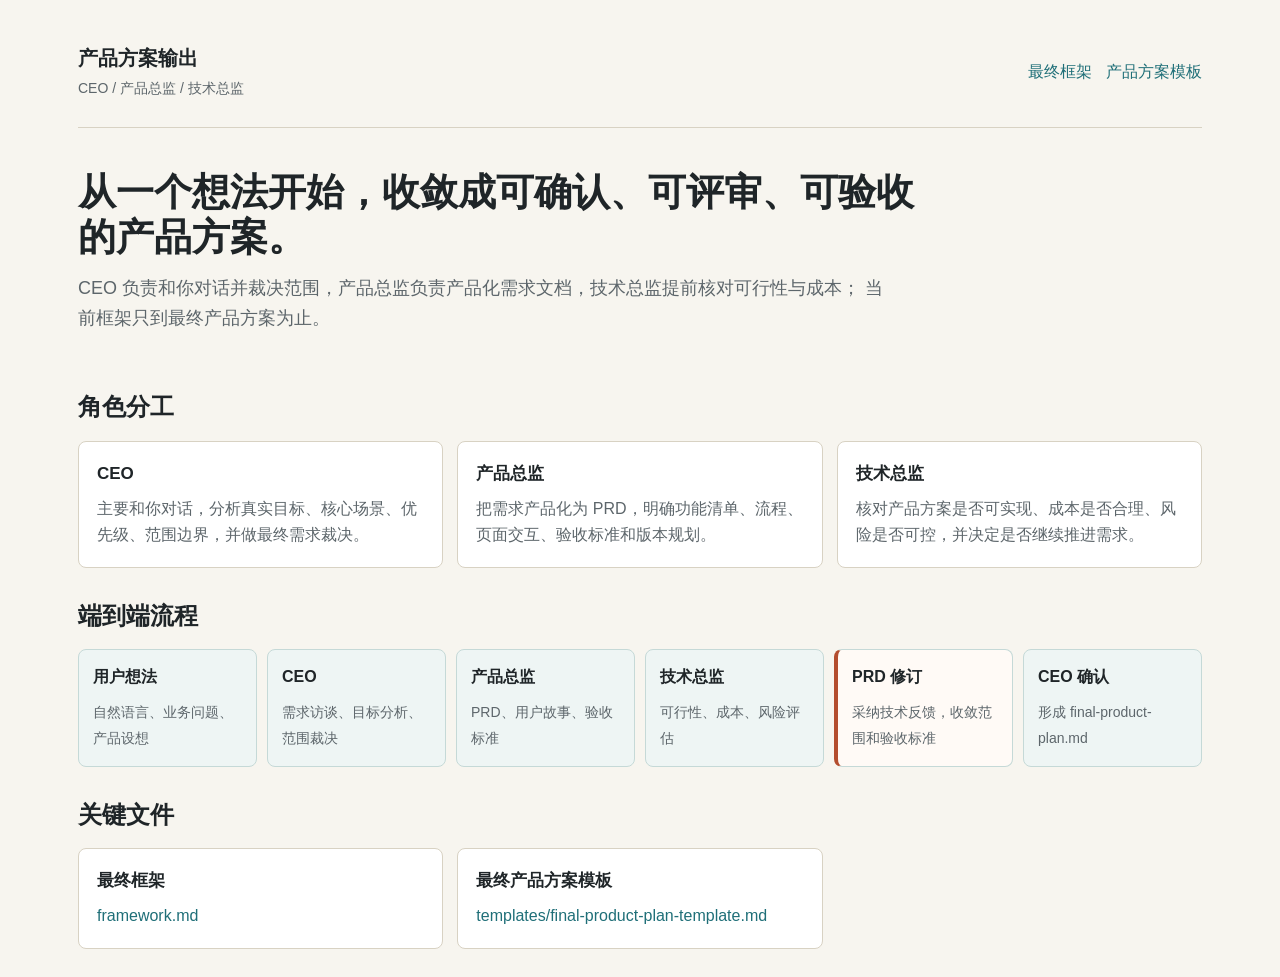
<file: frameworks/01-product-plan/index.html>
<!doctype html>
<html lang="zh-CN">
  <head>
    <meta charset="utf-8" />
    <meta name="viewport" content="width=device-width, initial-scale=1" />
    <title>产品方案输出</title>
    <style>
      :root {
        color-scheme: light;
        --bg: #f7f5ef;
        --ink: #1f2528;
        --muted: #5d666b;
        --line: #d8d2c3;
        --panel: #ffffff;
        --accent: #1f6f78;
        --accent-2: #b34d2e;
        --soft: #eef5f4;
      }

      * {
        box-sizing: border-box;
      }

      body {
        margin: 0;
        font-family: -apple-system, BlinkMacSystemFont, "Segoe UI", sans-serif;
        background: var(--bg);
        color: var(--ink);
        line-height: 1.65;
      }

      a {
        color: var(--accent);
        text-decoration: none;
      }

      a:hover {
        text-decoration: underline;
      }

      .shell {
        max-width: 1180px;
        margin: 0 auto;
        padding: 28px;
      }

      .topbar {
        display: flex;
        justify-content: space-between;
        gap: 20px;
        align-items: center;
        padding: 14px 0 26px;
        border-bottom: 1px solid var(--line);
      }

      .brand strong {
        display: block;
        font-size: 20px;
      }

      .brand span {
        color: var(--muted);
        font-size: 14px;
      }

      .topbar nav {
        display: flex;
        gap: 14px;
        flex-wrap: wrap;
      }

      .hero {
        padding: 42px 0 26px;
      }

      h1 {
        max-width: 860px;
        margin: 0 0 14px;
        font-size: 38px;
        line-height: 1.18;
        letter-spacing: 0;
      }

      .lead {
        max-width: 820px;
        margin: 0;
        color: var(--muted);
        font-size: 18px;
      }

      .section {
        margin-top: 28px;
      }

      h2 {
        margin: 0 0 14px;
        font-size: 24px;
      }

      h3 {
        margin: 0 0 8px;
        font-size: 17px;
      }

      .grid {
        display: grid;
        grid-template-columns: repeat(3, minmax(0, 1fr));
        gap: 14px;
      }

      .card {
        background: var(--panel);
        border: 1px solid var(--line);
        border-radius: 8px;
        padding: 18px;
        min-height: 100%;
      }

      .card p {
        margin: 0;
        color: var(--muted);
      }

      .flow {
        display: grid;
        grid-template-columns: repeat(6, minmax(0, 1fr));
        gap: 10px;
        align-items: stretch;
      }

      .step {
        background: var(--soft);
        border: 1px solid #c5d9d7;
        border-radius: 8px;
        padding: 14px;
        min-height: 106px;
      }

      .step strong {
        display: block;
        margin-bottom: 8px;
      }

      .step span {
        color: var(--muted);
        font-size: 14px;
      }

      .handoff {
        border-left: 4px solid var(--accent-2);
        background: #fffaf6;
      }

      code {
        background: #ece7dc;
        border-radius: 4px;
        padding: 2px 5px;
      }

      ul {
        margin: 0;
        padding-left: 20px;
      }

      @media (max-width: 900px) {
        .topbar {
          align-items: flex-start;
          flex-direction: column;
        }

        h1 {
          font-size: 30px;
        }

        .grid,
        .flow {
          grid-template-columns: 1fr;
        }
      }
    </style>
  </head>
  <body>
    <main class="shell">
      <header class="topbar">
        <div class="brand">
          <strong>产品方案输出</strong>
          <span>CEO / 产品总监 / 技术总监</span>
        </div>
        <nav>
          <a href="./framework.md">最终框架</a>
          <a href="./templates/final-product-plan-template.md">产品方案模板</a>
        </nav>
      </header>

      <section class="hero">
        <h1>从一个想法开始，收敛成可确认、可评审、可验收的产品方案。</h1>
        <p class="lead">
          CEO 负责和你对话并裁决范围，产品总监负责产品化需求文档，技术总监提前核对可行性与成本；
          当前框架只到最终产品方案为止。
        </p>
      </section>

      <section class="section">
        <h2>角色分工</h2>
        <div class="grid">
          <article class="card">
            <h3>CEO</h3>
            <p>主要和你对话，分析真实目标、核心场景、优先级、范围边界，并做最终需求裁决。</p>
          </article>
          <article class="card">
            <h3>产品总监</h3>
            <p>把需求产品化为 PRD，明确功能清单、流程、页面交互、验收标准和版本规划。</p>
          </article>
          <article class="card">
            <h3>技术总监</h3>
            <p>核对产品方案是否可实现、成本是否合理、风险是否可控，并决定是否继续推进需求。</p>
          </article>
        </div>
      </section>

      <section class="section">
        <h2>端到端流程</h2>
        <div class="flow">
          <div class="step"><strong>用户想法</strong><span>自然语言、业务问题、产品设想</span></div>
          <div class="step"><strong>CEO</strong><span>需求访谈、目标分析、范围裁决</span></div>
          <div class="step"><strong>产品总监</strong><span>PRD、用户故事、验收标准</span></div>
          <div class="step"><strong>技术总监</strong><span>可行性、成本、风险评估</span></div>
          <div class="step handoff"><strong>PRD 修订</strong><span>采纳技术反馈，收敛范围和验收标准</span></div>
          <div class="step"><strong>CEO 确认</strong><span>形成 final-product-plan.md</span></div>
        </div>
      </section>

      <section class="section">
        <h2>关键文件</h2>
        <div class="grid">
          <article class="card">
            <h3>最终框架</h3>
            <p><a href="./framework.md">framework.md</a></p>
          </article>
          <article class="card">
            <h3>最终产品方案模板</h3>
            <p><a href="./templates/final-product-plan-template.md">templates/final-product-plan-template.md</a></p>
          </article>
        </div>
      </section>
    </main>
  </body>
</html>
</file>
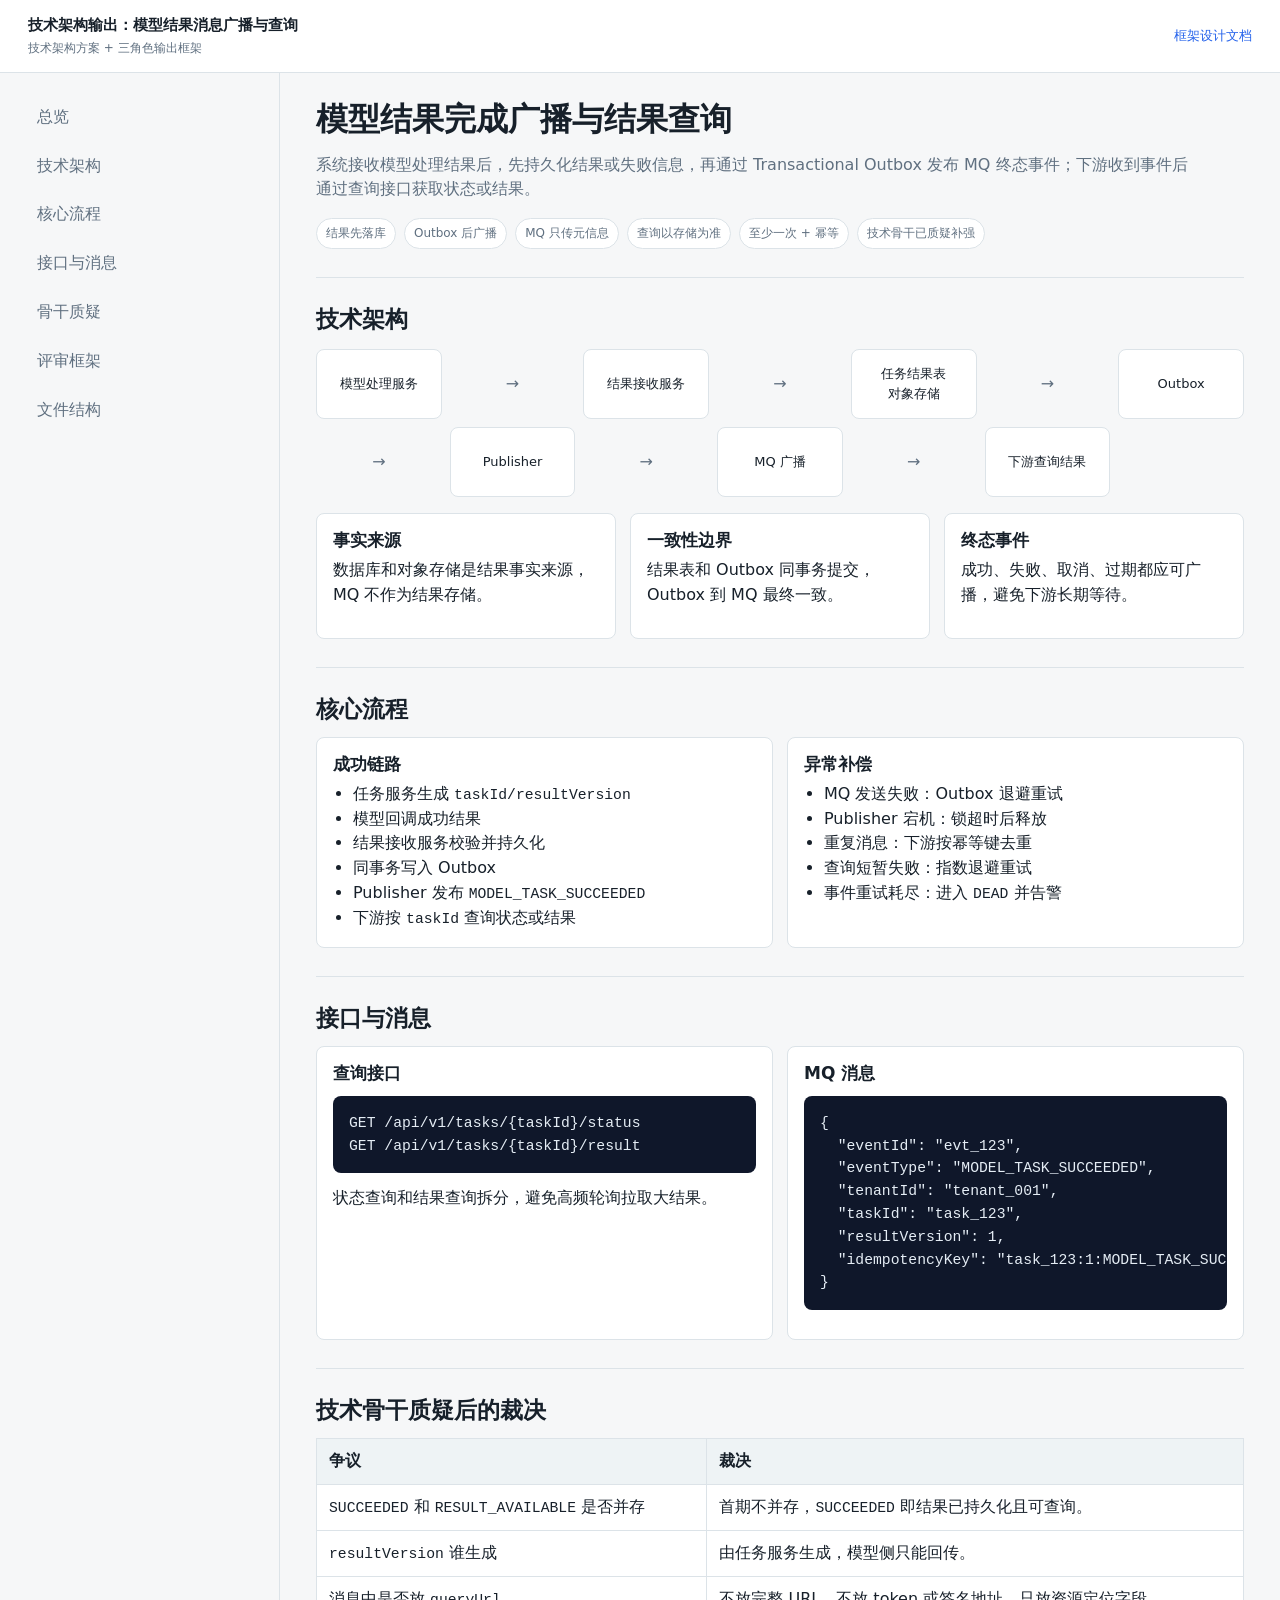
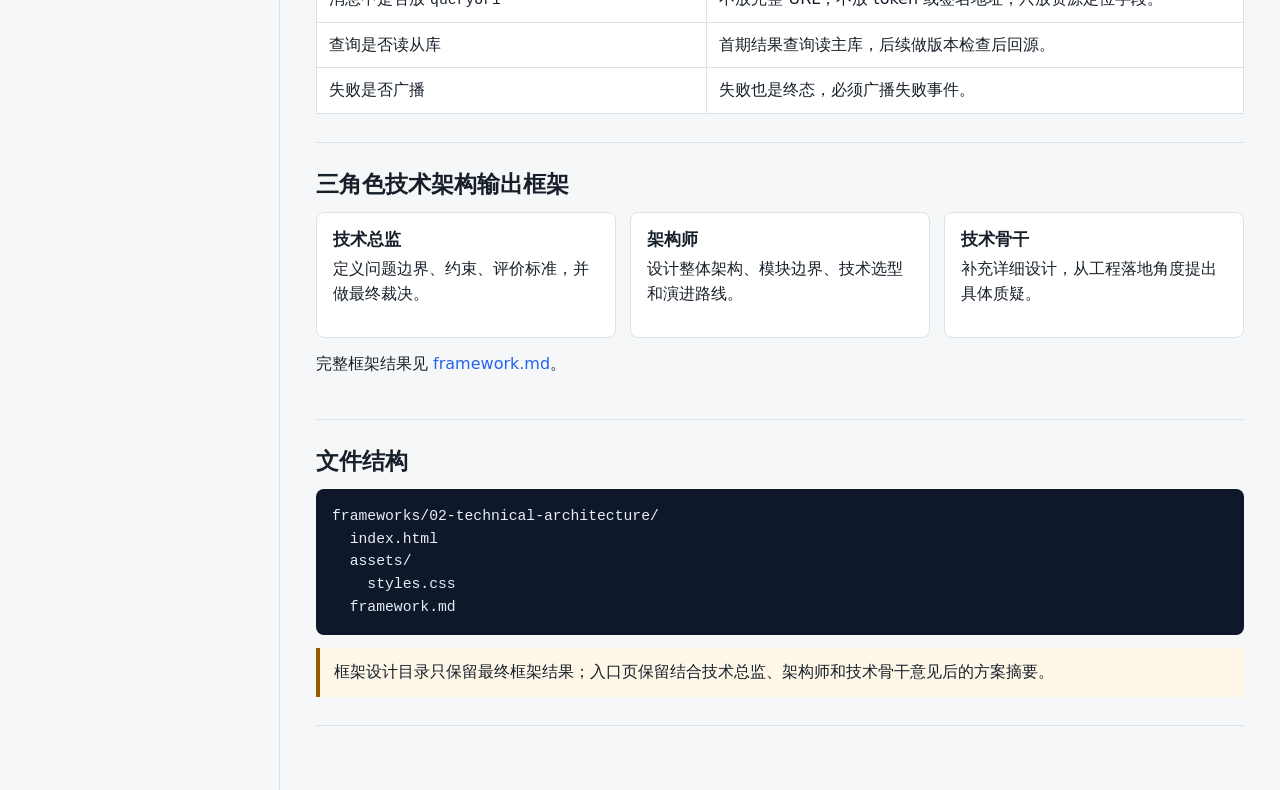
<file: frameworks/02-technical-architecture/index.html>
<!doctype html>
<html lang="zh-CN">
  <head>
    <meta charset="utf-8" />
    <meta name="viewport" content="width=device-width, initial-scale=1" />
    <title>技术架构输出：模型结果消息广播与查询</title>
    <link rel="stylesheet" href="./assets/styles.css" />
  </head>
  <body>
    <div class="shell">
      <header class="topbar">
        <div class="brand">
          <strong>技术架构输出：模型结果消息广播与查询</strong>
          <span>技术架构方案 + 三角色输出框架</span>
        </div>
        <nav>
          <a href="./framework.md">框架设计文档</a>
        </nav>
      </header>

      <div class="layout">
        <aside class="sidebar">
          <nav>
            <a href="#overview">总览</a>
            <a href="#architecture">技术架构</a>
            <a href="#flow">核心流程</a>
            <a href="#interfaces">接口与消息</a>
            <a href="#risks">骨干质疑</a>
            <a href="#framework">评审框架</a>
            <a href="#files">文件结构</a>
          </nav>
        </aside>

        <main class="content">
          <section id="overview" class="section">
            <h1>模型结果完成广播与结果查询</h1>
            <p class="lead">
              系统接收模型处理结果后，先持久化结果或失败信息，再通过 Transactional Outbox
              发布 MQ 终态事件；下游收到事件后通过查询接口获取状态或结果。
            </p>
            <div class="pillrow">
              <span class="pill">结果先落库</span>
              <span class="pill">Outbox 后广播</span>
              <span class="pill">MQ 只传元信息</span>
              <span class="pill">查询以存储为准</span>
              <span class="pill">至少一次 + 幂等</span>
              <span class="pill">技术骨干已质疑补强</span>
            </div>
          </section>

          <section id="architecture" class="section">
            <h2>技术架构</h2>
            <div class="flow" aria-label="总体架构流">
              <div class="node">模型处理服务</div>
              <div class="arrow">→</div>
              <div class="node">结果接收服务</div>
              <div class="arrow">→</div>
              <div class="node">任务结果表<br />对象存储</div>
              <div class="arrow">→</div>
              <div class="node">Outbox</div>
              <div class="arrow">→</div>
              <div class="node">Publisher</div>
              <div class="arrow">→</div>
              <div class="node">MQ 广播</div>
              <div class="arrow">→</div>
              <div class="node">下游查询结果</div>
            </div>
            <div class="grid cols-3" style="margin-top: 16px">
              <article class="card">
                <h3>事实来源</h3>
                <p>数据库和对象存储是结果事实来源，MQ 不作为结果存储。</p>
              </article>
              <article class="card">
                <h3>一致性边界</h3>
                <p>结果表和 Outbox 同事务提交，Outbox 到 MQ 最终一致。</p>
              </article>
              <article class="card">
                <h3>终态事件</h3>
                <p>成功、失败、取消、过期都应可广播，避免下游长期等待。</p>
              </article>
            </div>
          </section>

          <section id="flow" class="section">
            <h2>核心流程</h2>
            <div class="grid cols-2">
              <article class="card">
                <h3>成功链路</h3>
                <ul>
                  <li>任务服务生成 <code>taskId/resultVersion</code></li>
                  <li>模型回调成功结果</li>
                  <li>结果接收服务校验并持久化</li>
                  <li>同事务写入 Outbox</li>
                  <li>Publisher 发布 <code>MODEL_TASK_SUCCEEDED</code></li>
                  <li>下游按 <code>taskId</code> 查询状态或结果</li>
                </ul>
              </article>
              <article class="card">
                <h3>异常补偿</h3>
                <ul>
                  <li>MQ 发送失败：Outbox 退避重试</li>
                  <li>Publisher 宕机：锁超时后释放</li>
                  <li>重复消息：下游按幂等键去重</li>
                  <li>查询短暂失败：指数退避重试</li>
                  <li>事件重试耗尽：进入 <code>DEAD</code> 并告警</li>
                </ul>
              </article>
            </div>
          </section>

          <section id="interfaces" class="section">
            <h2>接口与消息</h2>
            <div class="grid cols-2">
              <article class="card">
                <h3>查询接口</h3>
                <pre><code>GET /api/v1/tasks/{taskId}/status
GET /api/v1/tasks/{taskId}/result</code></pre>
                <p>状态查询和结果查询拆分，避免高频轮询拉取大结果。</p>
              </article>
              <article class="card">
                <h3>MQ 消息</h3>
                <pre><code>{
  "eventId": "evt_123",
  "eventType": "MODEL_TASK_SUCCEEDED",
  "tenantId": "tenant_001",
  "taskId": "task_123",
  "resultVersion": 1,
  "idempotencyKey": "task_123:1:MODEL_TASK_SUCCEEDED"
}</code></pre>
              </article>
            </div>
          </section>

          <section id="risks" class="section">
            <h2>技术骨干质疑后的裁决</h2>
            <div class="table-wrap">
              <table>
                <thead>
                  <tr>
                    <th>争议</th>
                    <th>裁决</th>
                  </tr>
                </thead>
                <tbody>
                  <tr>
                    <td><code>SUCCEEDED</code> 和 <code>RESULT_AVAILABLE</code> 是否并存</td>
                    <td>首期不并存，<code>SUCCEEDED</code> 即结果已持久化且可查询。</td>
                  </tr>
                  <tr>
                    <td><code>resultVersion</code> 谁生成</td>
                    <td>由任务服务生成，模型侧只能回传。</td>
                  </tr>
                  <tr>
                    <td>消息中是否放 <code>queryUrl</code></td>
                    <td>不放完整 URL，不放 token 或签名地址，只放资源定位字段。</td>
                  </tr>
                  <tr>
                    <td>查询是否读从库</td>
                    <td>首期结果查询读主库，后续做版本检查后回源。</td>
                  </tr>
                  <tr>
                    <td>失败是否广播</td>
                    <td>失败也是终态，必须广播失败事件。</td>
                  </tr>
                </tbody>
              </table>
            </div>
          </section>

          <section id="framework" class="section">
            <h2>三角色技术架构输出框架</h2>
            <div class="grid cols-3">
              <article class="card">
                <h3>技术总监</h3>
                <p>定义问题边界、约束、评价标准，并做最终裁决。</p>
              </article>
              <article class="card">
                <h3>架构师</h3>
                <p>设计整体架构、模块边界、技术选型和演进路线。</p>
              </article>
              <article class="card">
                <h3>技术骨干</h3>
                <p>补充详细设计，从工程落地角度提出具体质疑。</p>
              </article>
            </div>
            <p style="margin-top: 14px">
              完整框架结果见
              <a href="./framework.md">framework.md</a>。
            </p>
          </section>

          <section id="files" class="section">
            <h2>文件结构</h2>
            <pre><code>frameworks/02-technical-architecture/
  index.html
  assets/
    styles.css
  framework.md</code></pre>
            <div class="notice">
              框架设计目录只保留最终框架结果；入口页保留结合技术总监、架构师和技术骨干意见后的方案摘要。
            </div>
          </section>
        </main>
      </div>
    </div>
  </body>
</html>
</file>
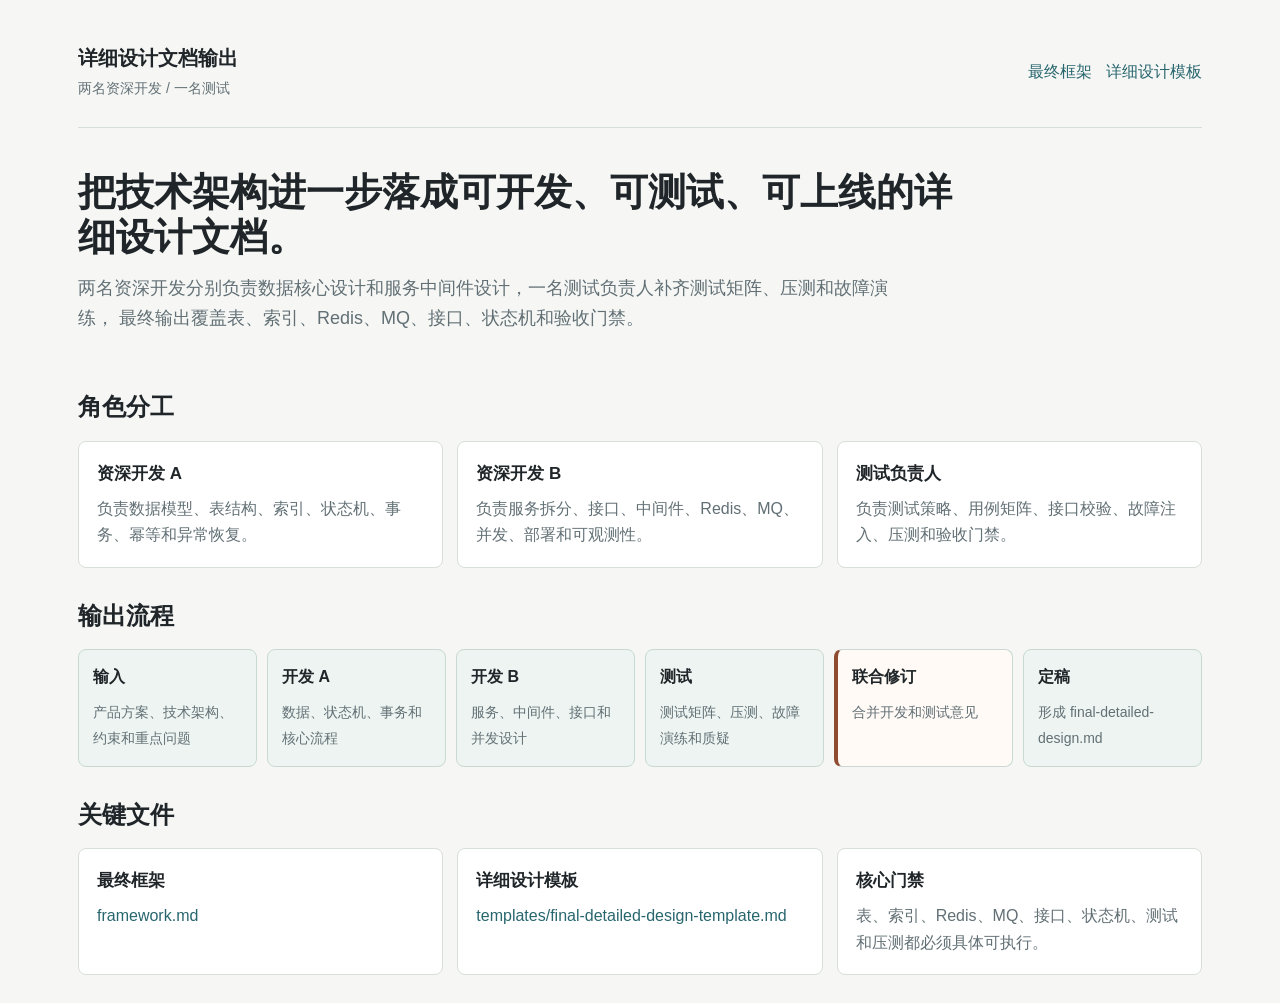
<file: frameworks/03-detailed-design/index.html>
<!doctype html>
<html lang="zh-CN">
  <head>
    <meta charset="utf-8" />
    <meta name="viewport" content="width=device-width, initial-scale=1" />
    <title>详细设计文档输出</title>
    <style>
      :root {
        color-scheme: light;
        --bg: #f6f7f5;
        --ink: #1f2528;
        --muted: #627075;
        --line: #d8ded8;
        --panel: #ffffff;
        --accent: #28666e;
        --accent-2: #8f4b2f;
        --soft: #edf4f1;
      }

      * {
        box-sizing: border-box;
      }

      body {
        margin: 0;
        font-family: -apple-system, BlinkMacSystemFont, "Segoe UI", sans-serif;
        background: var(--bg);
        color: var(--ink);
        line-height: 1.65;
      }

      a {
        color: var(--accent);
        text-decoration: none;
      }

      a:hover {
        text-decoration: underline;
      }

      .shell {
        max-width: 1180px;
        margin: 0 auto;
        padding: 28px;
      }

      .topbar {
        display: flex;
        justify-content: space-between;
        gap: 20px;
        align-items: center;
        padding: 14px 0 26px;
        border-bottom: 1px solid var(--line);
      }

      .brand strong {
        display: block;
        font-size: 20px;
      }

      .brand span {
        color: var(--muted);
        font-size: 14px;
      }

      .topbar nav {
        display: flex;
        flex-wrap: wrap;
        gap: 14px;
      }

      .hero {
        padding: 42px 0 26px;
      }

      h1 {
        max-width: 880px;
        margin: 0 0 14px;
        font-size: 38px;
        line-height: 1.18;
        letter-spacing: 0;
      }

      .lead {
        max-width: 840px;
        margin: 0;
        color: var(--muted);
        font-size: 18px;
      }

      .section {
        margin-top: 28px;
      }

      h2 {
        margin: 0 0 14px;
        font-size: 24px;
      }

      h3 {
        margin: 0 0 8px;
        font-size: 17px;
      }

      .grid {
        display: grid;
        grid-template-columns: repeat(3, minmax(0, 1fr));
        gap: 14px;
      }

      .card {
        min-height: 100%;
        border: 1px solid var(--line);
        border-radius: 8px;
        background: var(--panel);
        padding: 18px;
      }

      .card p {
        margin: 0;
        color: var(--muted);
      }

      .flow {
        display: grid;
        grid-template-columns: repeat(6, minmax(0, 1fr));
        gap: 10px;
      }

      .step {
        min-height: 112px;
        border: 1px solid #c8d9d2;
        border-radius: 8px;
        background: var(--soft);
        padding: 14px;
      }

      .step strong {
        display: block;
        margin-bottom: 8px;
      }

      .step span {
        color: var(--muted);
        font-size: 14px;
      }

      .handoff {
        border-left: 4px solid var(--accent-2);
        background: #fffaf6;
      }

      code {
        border-radius: 4px;
        background: #e7ece7;
        padding: 2px 5px;
      }

      ul {
        margin: 0;
        padding-left: 20px;
      }

      @media (max-width: 900px) {
        .topbar {
          align-items: flex-start;
          flex-direction: column;
        }

        h1 {
          font-size: 30px;
        }

        .grid,
        .flow {
          grid-template-columns: 1fr;
        }
      }
    </style>
  </head>
  <body>
    <main class="shell">
      <header class="topbar">
        <div class="brand">
          <strong>详细设计文档输出</strong>
          <span>两名资深开发 / 一名测试</span>
        </div>
        <nav>
          <a href="./framework.md">最终框架</a>
          <a href="./templates/final-detailed-design-template.md">详细设计模板</a>
        </nav>
      </header>

      <section class="hero">
        <h1>把技术架构进一步落成可开发、可测试、可上线的详细设计文档。</h1>
        <p class="lead">
          两名资深开发分别负责数据核心设计和服务中间件设计，一名测试负责人补齐测试矩阵、压测和故障演练，
          最终输出覆盖表、索引、Redis、MQ、接口、状态机和验收门禁。
        </p>
      </section>

      <section class="section">
        <h2>角色分工</h2>
        <div class="grid">
          <article class="card">
            <h3>资深开发 A</h3>
            <p>负责数据模型、表结构、索引、状态机、事务、幂等和异常恢复。</p>
          </article>
          <article class="card">
            <h3>资深开发 B</h3>
            <p>负责服务拆分、接口、中间件、Redis、MQ、并发、部署和可观测性。</p>
          </article>
          <article class="card">
            <h3>测试负责人</h3>
            <p>负责测试策略、用例矩阵、接口校验、故障注入、压测和验收门禁。</p>
          </article>
        </div>
      </section>

      <section class="section">
        <h2>输出流程</h2>
        <div class="flow">
          <div class="step"><strong>输入</strong><span>产品方案、技术架构、约束和重点问题</span></div>
          <div class="step"><strong>开发 A</strong><span>数据、状态机、事务和核心流程</span></div>
          <div class="step"><strong>开发 B</strong><span>服务、中间件、接口和并发设计</span></div>
          <div class="step"><strong>测试</strong><span>测试矩阵、压测、故障演练和质疑</span></div>
          <div class="step handoff"><strong>联合修订</strong><span>合并开发和测试意见</span></div>
          <div class="step"><strong>定稿</strong><span>形成 final-detailed-design.md</span></div>
        </div>
      </section>

      <section class="section">
        <h2>关键文件</h2>
        <div class="grid">
          <article class="card">
            <h3>最终框架</h3>
            <p><a href="./framework.md">framework.md</a></p>
          </article>
          <article class="card">
            <h3>详细设计模板</h3>
            <p><a href="./templates/final-detailed-design-template.md">templates/final-detailed-design-template.md</a></p>
          </article>
          <article class="card">
            <h3>核心门禁</h3>
            <p>表、索引、Redis、MQ、接口、状态机、测试和压测都必须具体可执行。</p>
          </article>
        </div>
      </section>
    </main>
  </body>
</html>
</file>
<file: message-broadcast-architecture/assets/styles.css>
:root {
  --bg: #f6f7f8;
  --panel: #ffffff;
  --text: #17202a;
  --muted: #607080;
  --line: #dce3e8;
  --accent: #0f766e;
  --accent-2: #2563eb;
  --warn: #9a5b00;
  --code: #0f172a;
}

* {
  box-sizing: border-box;
}

body {
  margin: 0;
  background: var(--bg);
  color: var(--text);
  font-family: Inter, ui-sans-serif, system-ui, -apple-system, BlinkMacSystemFont, "Segoe UI", sans-serif;
  line-height: 1.55;
}

a {
  color: var(--accent-2);
  text-decoration: none;
}

a:hover {
  text-decoration: underline;
}

.shell {
  min-height: 100vh;
}

.topbar {
  position: sticky;
  top: 0;
  z-index: 2;
  display: flex;
  align-items: center;
  justify-content: space-between;
  gap: 24px;
  border-bottom: 1px solid var(--line);
  background: rgba(255, 255, 255, 0.94);
  padding: 14px 28px;
  backdrop-filter: blur(10px);
}

.brand {
  display: flex;
  flex-direction: column;
  gap: 2px;
}

.brand strong {
  font-size: 15px;
}

.brand span {
  color: var(--muted);
  font-size: 12px;
}

.topbar nav {
  display: flex;
  flex-wrap: wrap;
  gap: 14px;
  font-size: 13px;
}

.layout {
  display: grid;
  grid-template-columns: minmax(220px, 280px) minmax(0, 1fr);
  gap: 0;
}

.sidebar {
  border-right: 1px solid var(--line);
  padding: 24px;
}

.sidebar nav {
  display: grid;
  gap: 8px;
  position: sticky;
  top: 78px;
}

.sidebar a {
  border-left: 3px solid transparent;
  color: var(--muted);
  padding: 8px 10px;
}

.sidebar a:hover {
  border-left-color: var(--accent);
  color: var(--text);
  text-decoration: none;
}

.content {
  max-width: 1180px;
  padding: 28px 36px 64px;
}

.section {
  border-bottom: 1px solid var(--line);
  padding: 28px 0;
}

.section:first-child {
  padding-top: 0;
}

h1,
h2,
h3 {
  letter-spacing: 0;
  line-height: 1.18;
  margin: 0 0 14px;
}

h1 {
  font-size: 32px;
}

h2 {
  font-size: 23px;
}

h3 {
  font-size: 17px;
}

p {
  margin: 0 0 14px;
}

.lead {
  color: var(--muted);
  font-size: 16px;
  max-width: 880px;
}

.grid {
  display: grid;
  gap: 14px;
}

.cols-2 {
  grid-template-columns: repeat(2, minmax(0, 1fr));
}

.cols-3 {
  grid-template-columns: repeat(3, minmax(0, 1fr));
}

.card {
  border: 1px solid var(--line);
  border-radius: 8px;
  background: var(--panel);
  padding: 16px;
}

.card h3 {
  margin-bottom: 8px;
}

.card ul,
.section ul {
  margin: 8px 0 0;
  padding-left: 20px;
}

.pillrow {
  display: flex;
  flex-wrap: wrap;
  gap: 8px;
  margin-top: 16px;
}

.pill {
  border: 1px solid var(--line);
  border-radius: 999px;
  background: var(--panel);
  color: var(--muted);
  font-size: 12px;
  padding: 5px 9px;
}

.flow {
  display: grid;
  grid-template-columns: repeat(7, minmax(92px, 1fr));
  align-items: center;
  gap: 8px;
  margin-top: 16px;
}

.node {
  min-height: 70px;
  border: 1px solid var(--line);
  border-radius: 8px;
  background: var(--panel);
  display: grid;
  place-items: center;
  padding: 10px;
  text-align: center;
  font-size: 13px;
}

.arrow {
  color: var(--muted);
  text-align: center;
}

pre {
  overflow-x: auto;
  border-radius: 8px;
  background: var(--code);
  color: #e5edf5;
  padding: 16px;
}

code {
  font-family: "SFMono-Regular", Consolas, "Liberation Mono", monospace;
  font-size: 0.92em;
}

.table-wrap {
  overflow-x: auto;
}

table {
  width: 100%;
  border-collapse: collapse;
  background: var(--panel);
}

th,
td {
  border: 1px solid var(--line);
  padding: 10px 12px;
  text-align: left;
  vertical-align: top;
}

th {
  background: #eef3f5;
}

.notice {
  border-left: 4px solid var(--warn);
  background: #fff8e8;
  padding: 12px 14px;
}

@media (max-width: 920px) {
  .layout {
    grid-template-columns: 1fr;
  }

  .sidebar {
    display: none;
  }

  .content {
    padding: 22px 18px 48px;
  }

  .cols-2,
  .cols-3,
  .flow {
    grid-template-columns: 1fr;
  }

  .arrow {
    transform: rotate(90deg);
  }
}
</file>
<file: tech-architecture/assets/styles.css>
:root {
  --bg: #f6f7f8;
  --panel: #ffffff;
  --text: #17202a;
  --muted: #607080;
  --line: #dce3e8;
  --accent: #0f766e;
  --accent-2: #2563eb;
  --warn: #9a5b00;
  --code: #0f172a;
}

* {
  box-sizing: border-box;
}

body {
  margin: 0;
  background: var(--bg);
  color: var(--text);
  font-family: Inter, ui-sans-serif, system-ui, -apple-system, BlinkMacSystemFont, "Segoe UI", sans-serif;
  line-height: 1.55;
}

a {
  color: var(--accent-2);
  text-decoration: none;
}

a:hover {
  text-decoration: underline;
}

.shell {
  min-height: 100vh;
}

.topbar {
  position: sticky;
  top: 0;
  z-index: 2;
  display: flex;
  align-items: center;
  justify-content: space-between;
  gap: 24px;
  border-bottom: 1px solid var(--line);
  background: rgba(255, 255, 255, 0.94);
  padding: 14px 28px;
  backdrop-filter: blur(10px);
}

.brand {
  display: flex;
  flex-direction: column;
  gap: 2px;
}

.brand strong {
  font-size: 15px;
}

.brand span {
  color: var(--muted);
  font-size: 12px;
}

.topbar nav {
  display: flex;
  flex-wrap: wrap;
  gap: 14px;
  font-size: 13px;
}

.layout {
  display: grid;
  grid-template-columns: minmax(220px, 280px) minmax(0, 1fr);
  gap: 0;
}

.sidebar {
  border-right: 1px solid var(--line);
  padding: 24px;
}

.sidebar nav {
  display: grid;
  gap: 8px;
  position: sticky;
  top: 78px;
}

.sidebar a {
  border-left: 3px solid transparent;
  color: var(--muted);
  padding: 8px 10px;
}

.sidebar a:hover {
  border-left-color: var(--accent);
  color: var(--text);
  text-decoration: none;
}

.content {
  max-width: 1180px;
  padding: 28px 36px 64px;
}

.section {
  border-bottom: 1px solid var(--line);
  padding: 28px 0;
}

.section:first-child {
  padding-top: 0;
}

h1,
h2,
h3 {
  letter-spacing: 0;
  line-height: 1.18;
  margin: 0 0 14px;
}

h1 {
  font-size: 32px;
}

h2 {
  font-size: 23px;
}

h3 {
  font-size: 17px;
}

p {
  margin: 0 0 14px;
}

.lead {
  color: var(--muted);
  font-size: 16px;
  max-width: 880px;
}

.grid {
  display: grid;
  gap: 14px;
}

.cols-2 {
  grid-template-columns: repeat(2, minmax(0, 1fr));
}

.cols-3 {
  grid-template-columns: repeat(3, minmax(0, 1fr));
}

.card {
  border: 1px solid var(--line);
  border-radius: 8px;
  background: var(--panel);
  padding: 16px;
}

.card h3 {
  margin-bottom: 8px;
}

.card ul,
.section ul {
  margin: 8px 0 0;
  padding-left: 20px;
}

.pillrow {
  display: flex;
  flex-wrap: wrap;
  gap: 8px;
  margin-top: 16px;
}

.pill {
  border: 1px solid var(--line);
  border-radius: 999px;
  background: var(--panel);
  color: var(--muted);
  font-size: 12px;
  padding: 5px 9px;
}

.flow {
  display: grid;
  grid-template-columns: repeat(7, minmax(92px, 1fr));
  align-items: center;
  gap: 8px;
  margin-top: 16px;
}

.node {
  min-height: 70px;
  border: 1px solid var(--line);
  border-radius: 8px;
  background: var(--panel);
  display: grid;
  place-items: center;
  padding: 10px;
  text-align: center;
  font-size: 13px;
}

.arrow {
  color: var(--muted);
  text-align: center;
}

pre {
  overflow-x: auto;
  border-radius: 8px;
  background: var(--code);
  color: #e5edf5;
  padding: 16px;
}

code {
  font-family: "SFMono-Regular", Consolas, "Liberation Mono", monospace;
  font-size: 0.92em;
}

.table-wrap {
  overflow-x: auto;
}

table {
  width: 100%;
  border-collapse: collapse;
  background: var(--panel);
}

th,
td {
  border: 1px solid var(--line);
  padding: 10px 12px;
  text-align: left;
  vertical-align: top;
}

th {
  background: #eef3f5;
}

.notice {
  border-left: 4px solid var(--warn);
  background: #fff8e8;
  padding: 12px 14px;
}

@media (max-width: 920px) {
  .layout {
    grid-template-columns: 1fr;
  }

  .sidebar {
    display: none;
  }

  .content {
    padding: 22px 18px 48px;
  }

  .cols-2,
  .cols-3,
  .flow {
    grid-template-columns: 1fr;
  }

  .arrow {
    transform: rotate(90deg);
  }
}
</file>
<file: frameworks/02-technical-architecture/assets/styles.css>
:root {
  --bg: #f6f7f8;
  --panel: #ffffff;
  --text: #17202a;
  --muted: #607080;
  --line: #dce3e8;
  --accent: #0f766e;
  --accent-2: #2563eb;
  --warn: #9a5b00;
  --code: #0f172a;
}

* {
  box-sizing: border-box;
}

body {
  margin: 0;
  background: var(--bg);
  color: var(--text);
  font-family: Inter, ui-sans-serif, system-ui, -apple-system, BlinkMacSystemFont, "Segoe UI", sans-serif;
  line-height: 1.55;
}

a {
  color: var(--accent-2);
  text-decoration: none;
}

a:hover {
  text-decoration: underline;
}

.shell {
  min-height: 100vh;
}

.topbar {
  position: sticky;
  top: 0;
  z-index: 2;
  display: flex;
  align-items: center;
  justify-content: space-between;
  gap: 24px;
  border-bottom: 1px solid var(--line);
  background: rgba(255, 255, 255, 0.94);
  padding: 14px 28px;
  backdrop-filter: blur(10px);
}

.brand {
  display: flex;
  flex-direction: column;
  gap: 2px;
}

.brand strong {
  font-size: 15px;
}

.brand span {
  color: var(--muted);
  font-size: 12px;
}

.topbar nav {
  display: flex;
  flex-wrap: wrap;
  gap: 14px;
  font-size: 13px;
}

.layout {
  display: grid;
  grid-template-columns: minmax(220px, 280px) minmax(0, 1fr);
  gap: 0;
}

.sidebar {
  border-right: 1px solid var(--line);
  padding: 24px;
}

.sidebar nav {
  display: grid;
  gap: 8px;
  position: sticky;
  top: 78px;
}

.sidebar a {
  border-left: 3px solid transparent;
  color: var(--muted);
  padding: 8px 10px;
}

.sidebar a:hover {
  border-left-color: var(--accent);
  color: var(--text);
  text-decoration: none;
}

.content {
  max-width: 1180px;
  padding: 28px 36px 64px;
}

.section {
  border-bottom: 1px solid var(--line);
  padding: 28px 0;
}

.section:first-child {
  padding-top: 0;
}

h1,
h2,
h3 {
  letter-spacing: 0;
  line-height: 1.18;
  margin: 0 0 14px;
}

h1 {
  font-size: 32px;
}

h2 {
  font-size: 23px;
}

h3 {
  font-size: 17px;
}

p {
  margin: 0 0 14px;
}

.lead {
  color: var(--muted);
  font-size: 16px;
  max-width: 880px;
}

.grid {
  display: grid;
  gap: 14px;
}

.cols-2 {
  grid-template-columns: repeat(2, minmax(0, 1fr));
}

.cols-3 {
  grid-template-columns: repeat(3, minmax(0, 1fr));
}

.card {
  border: 1px solid var(--line);
  border-radius: 8px;
  background: var(--panel);
  padding: 16px;
}

.card h3 {
  margin-bottom: 8px;
}

.card ul,
.section ul {
  margin: 8px 0 0;
  padding-left: 20px;
}

.pillrow {
  display: flex;
  flex-wrap: wrap;
  gap: 8px;
  margin-top: 16px;
}

.pill {
  border: 1px solid var(--line);
  border-radius: 999px;
  background: var(--panel);
  color: var(--muted);
  font-size: 12px;
  padding: 5px 9px;
}

.flow {
  display: grid;
  grid-template-columns: repeat(7, minmax(92px, 1fr));
  align-items: center;
  gap: 8px;
  margin-top: 16px;
}

.node {
  min-height: 70px;
  border: 1px solid var(--line);
  border-radius: 8px;
  background: var(--panel);
  display: grid;
  place-items: center;
  padding: 10px;
  text-align: center;
  font-size: 13px;
}

.arrow {
  color: var(--muted);
  text-align: center;
}

pre {
  overflow-x: auto;
  border-radius: 8px;
  background: var(--code);
  color: #e5edf5;
  padding: 16px;
}

code {
  font-family: "SFMono-Regular", Consolas, "Liberation Mono", monospace;
  font-size: 0.92em;
}

.table-wrap {
  overflow-x: auto;
}

table {
  width: 100%;
  border-collapse: collapse;
  background: var(--panel);
}

th,
td {
  border: 1px solid var(--line);
  padding: 10px 12px;
  text-align: left;
  vertical-align: top;
}

th {
  background: #eef3f5;
}

.notice {
  border-left: 4px solid var(--warn);
  background: #fff8e8;
  padding: 12px 14px;
}

@media (max-width: 920px) {
  .layout {
    grid-template-columns: 1fr;
  }

  .sidebar {
    display: none;
  }

  .content {
    padding: 22px 18px 48px;
  }

  .cols-2,
  .cols-3,
  .flow {
    grid-template-columns: 1fr;
  }

  .arrow {
    transform: rotate(90deg);
  }
}
</file>
